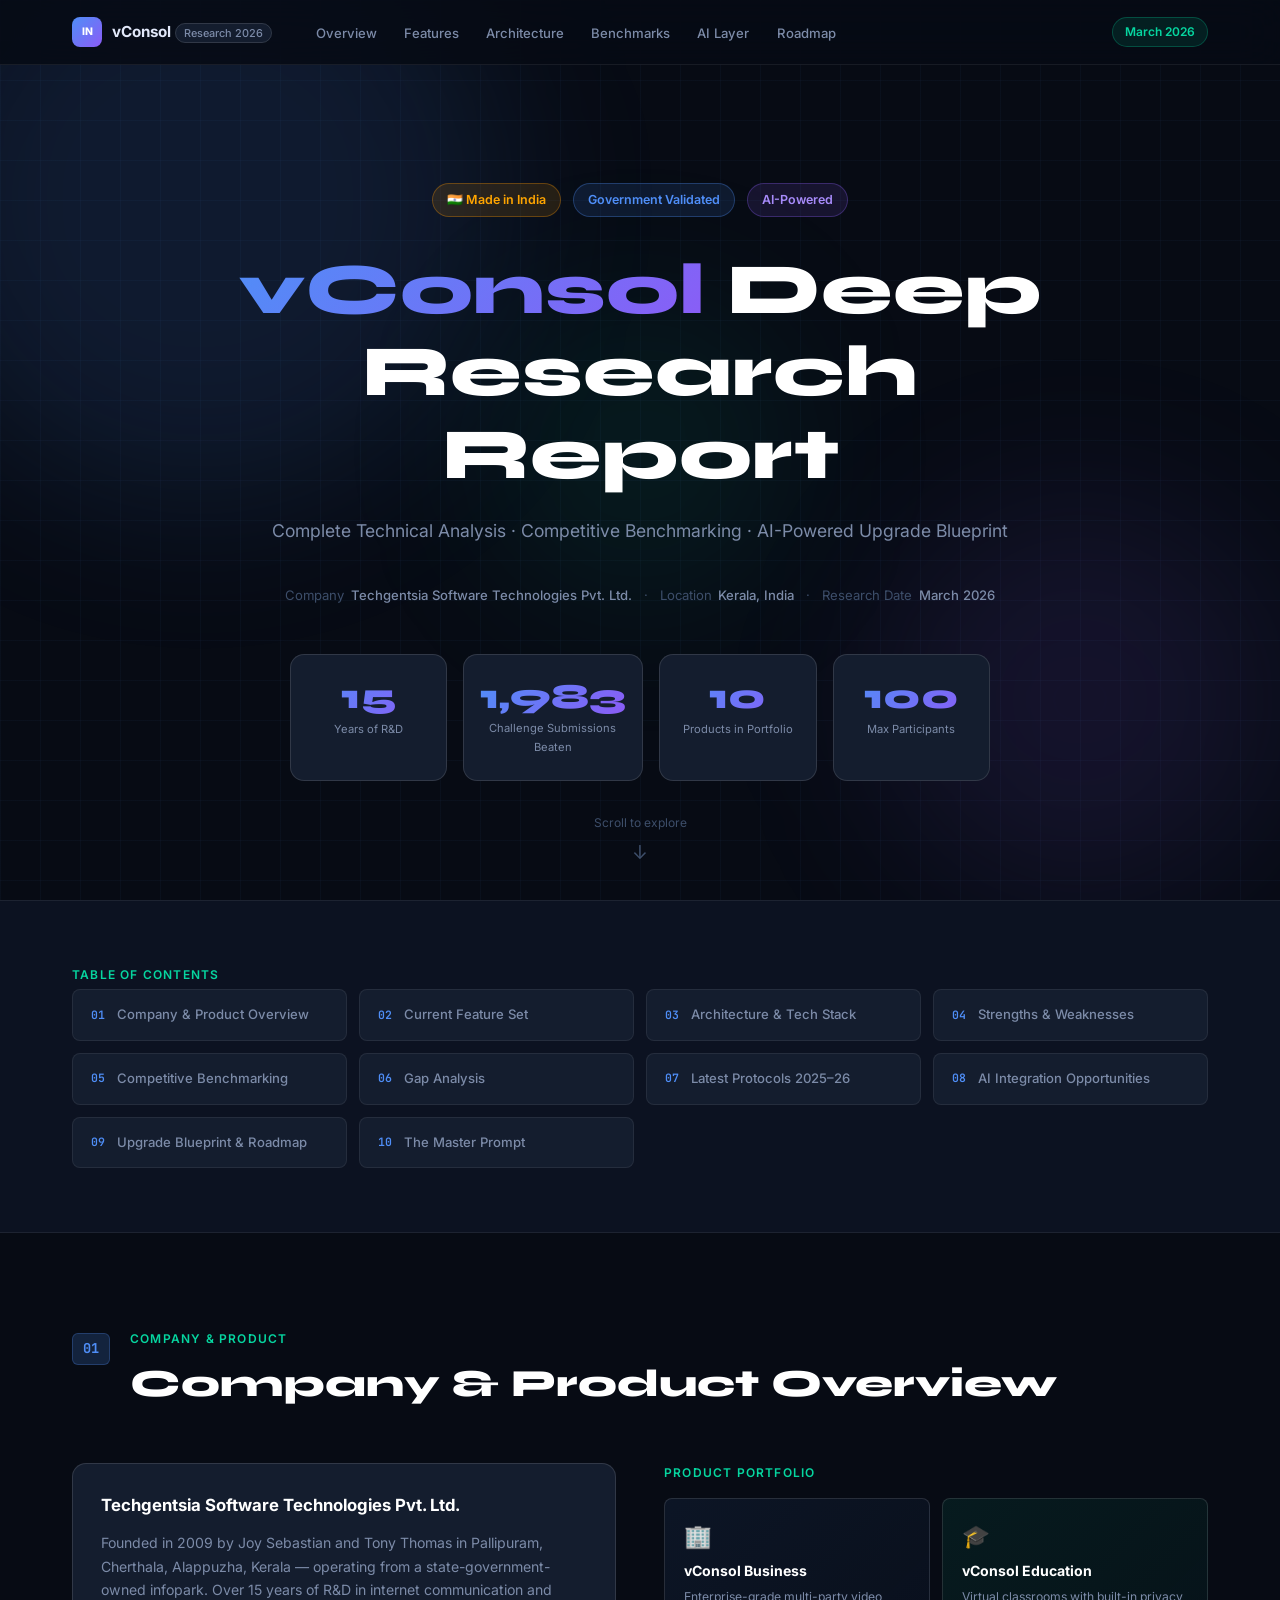
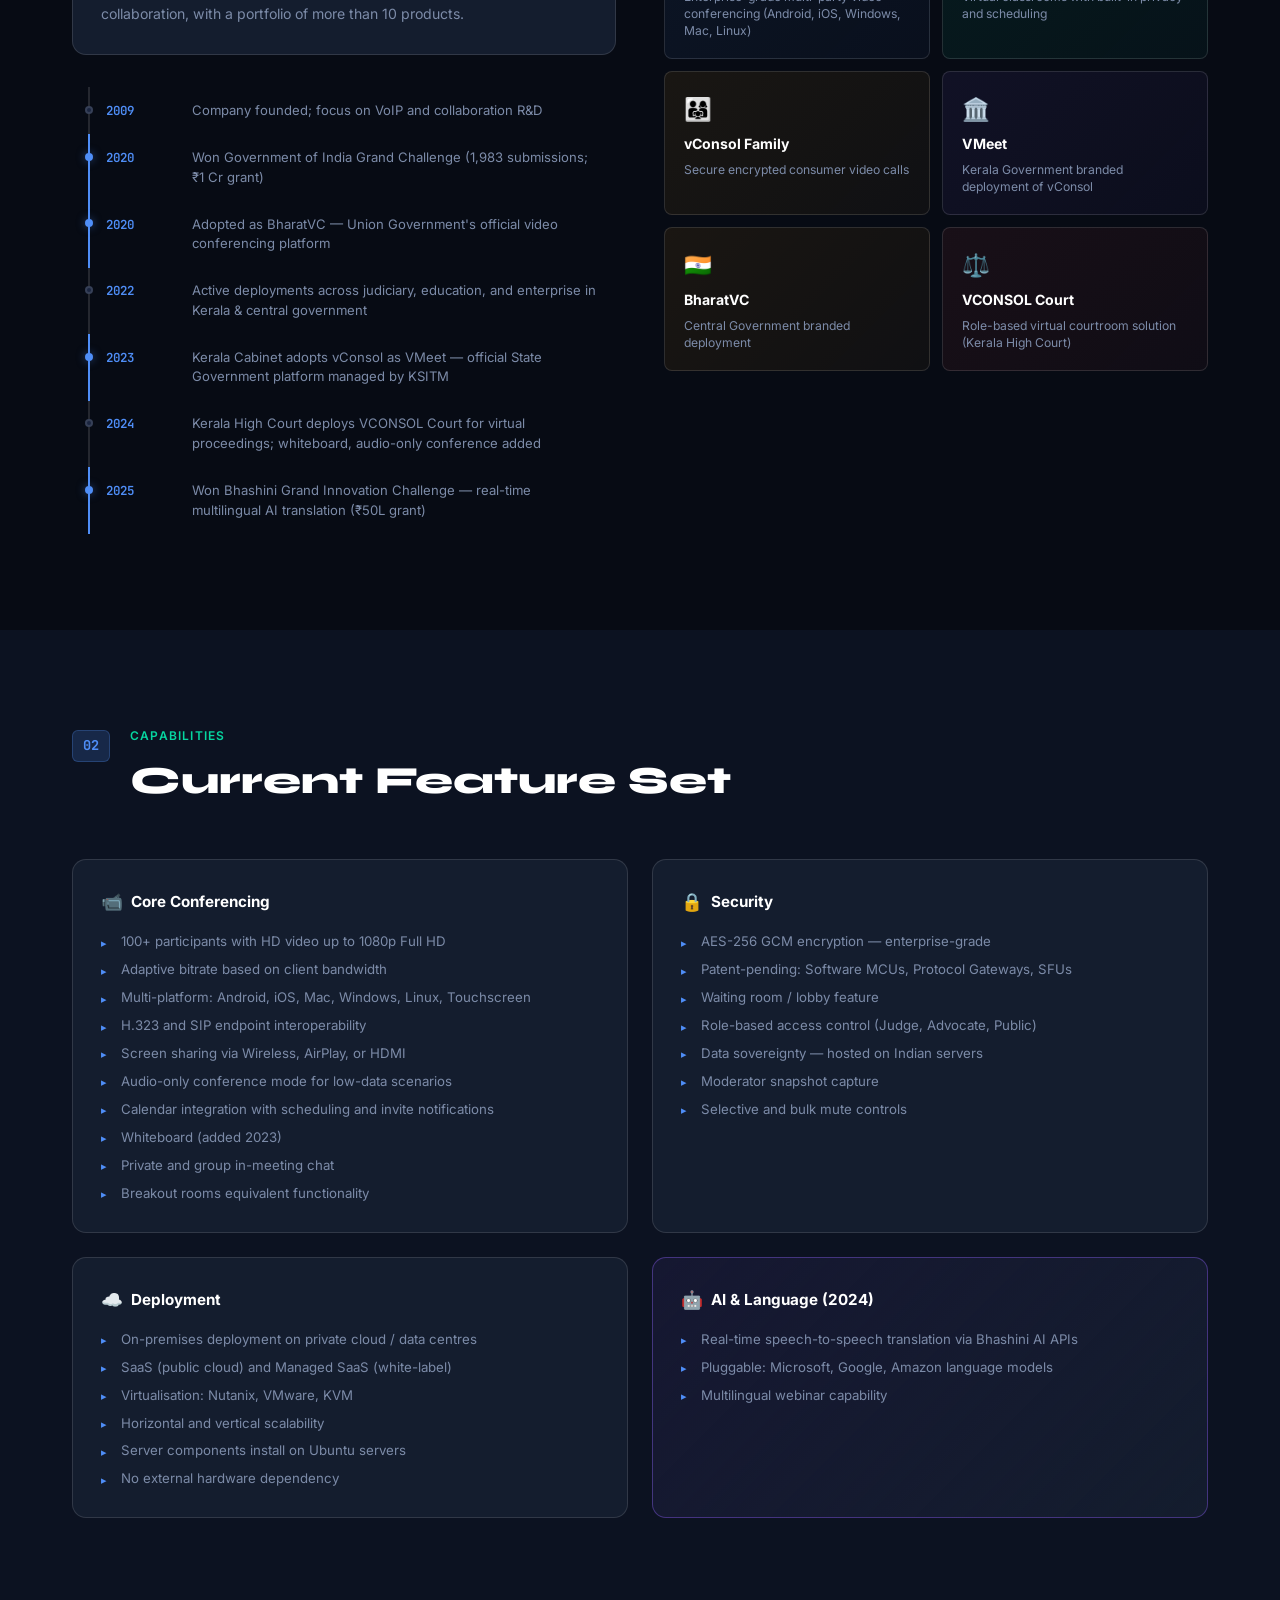
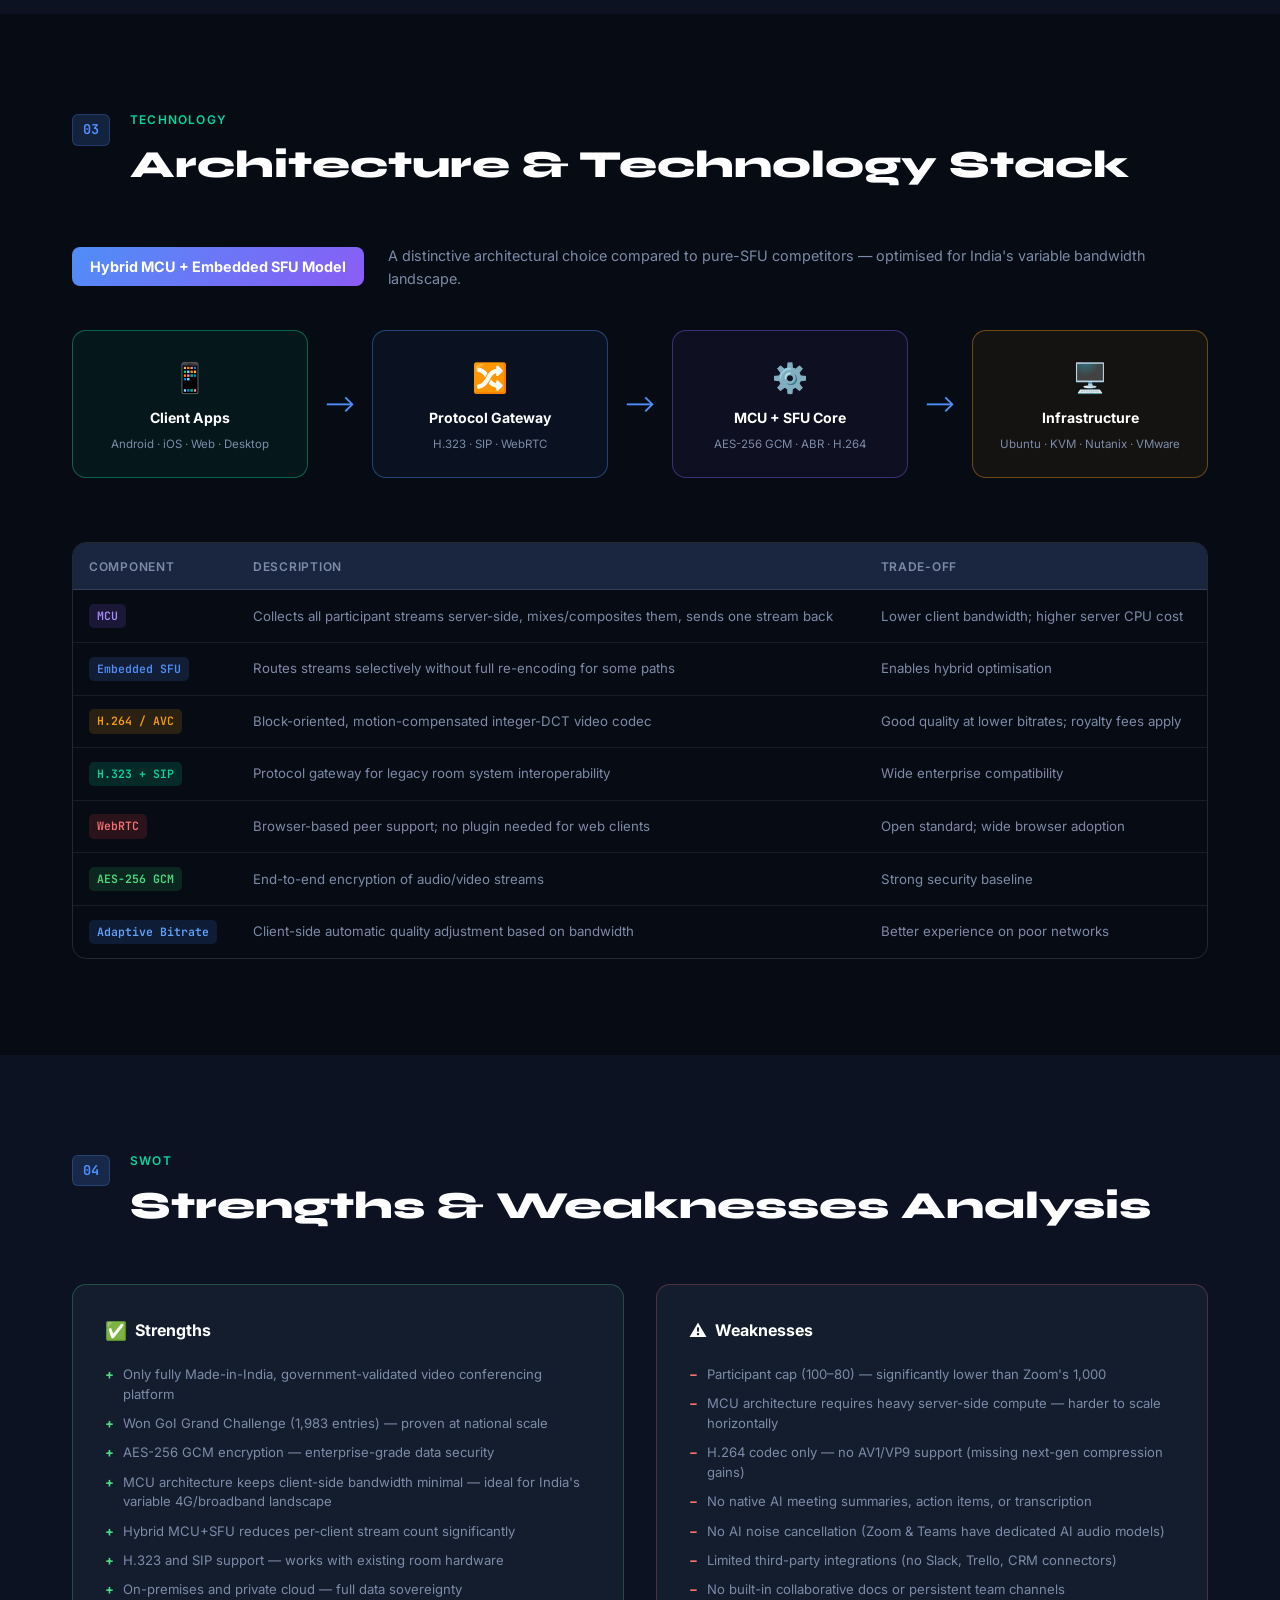
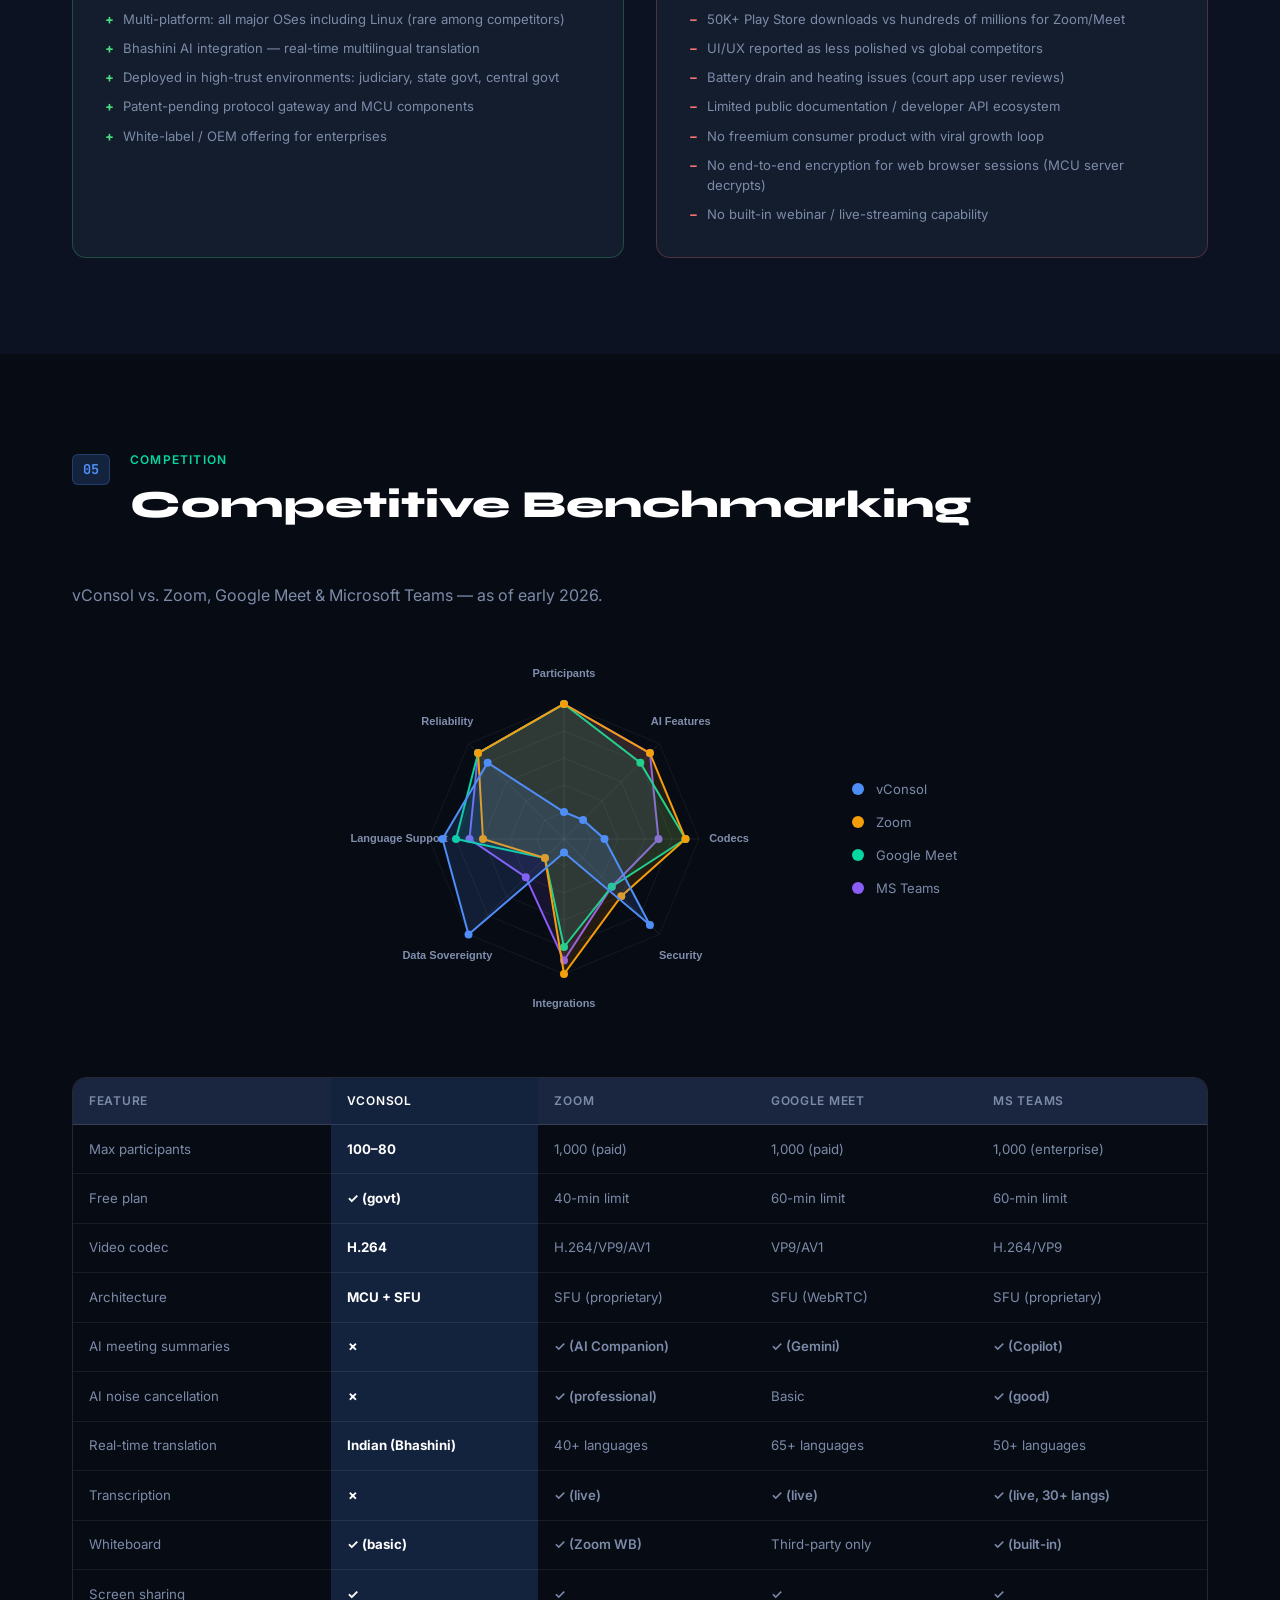
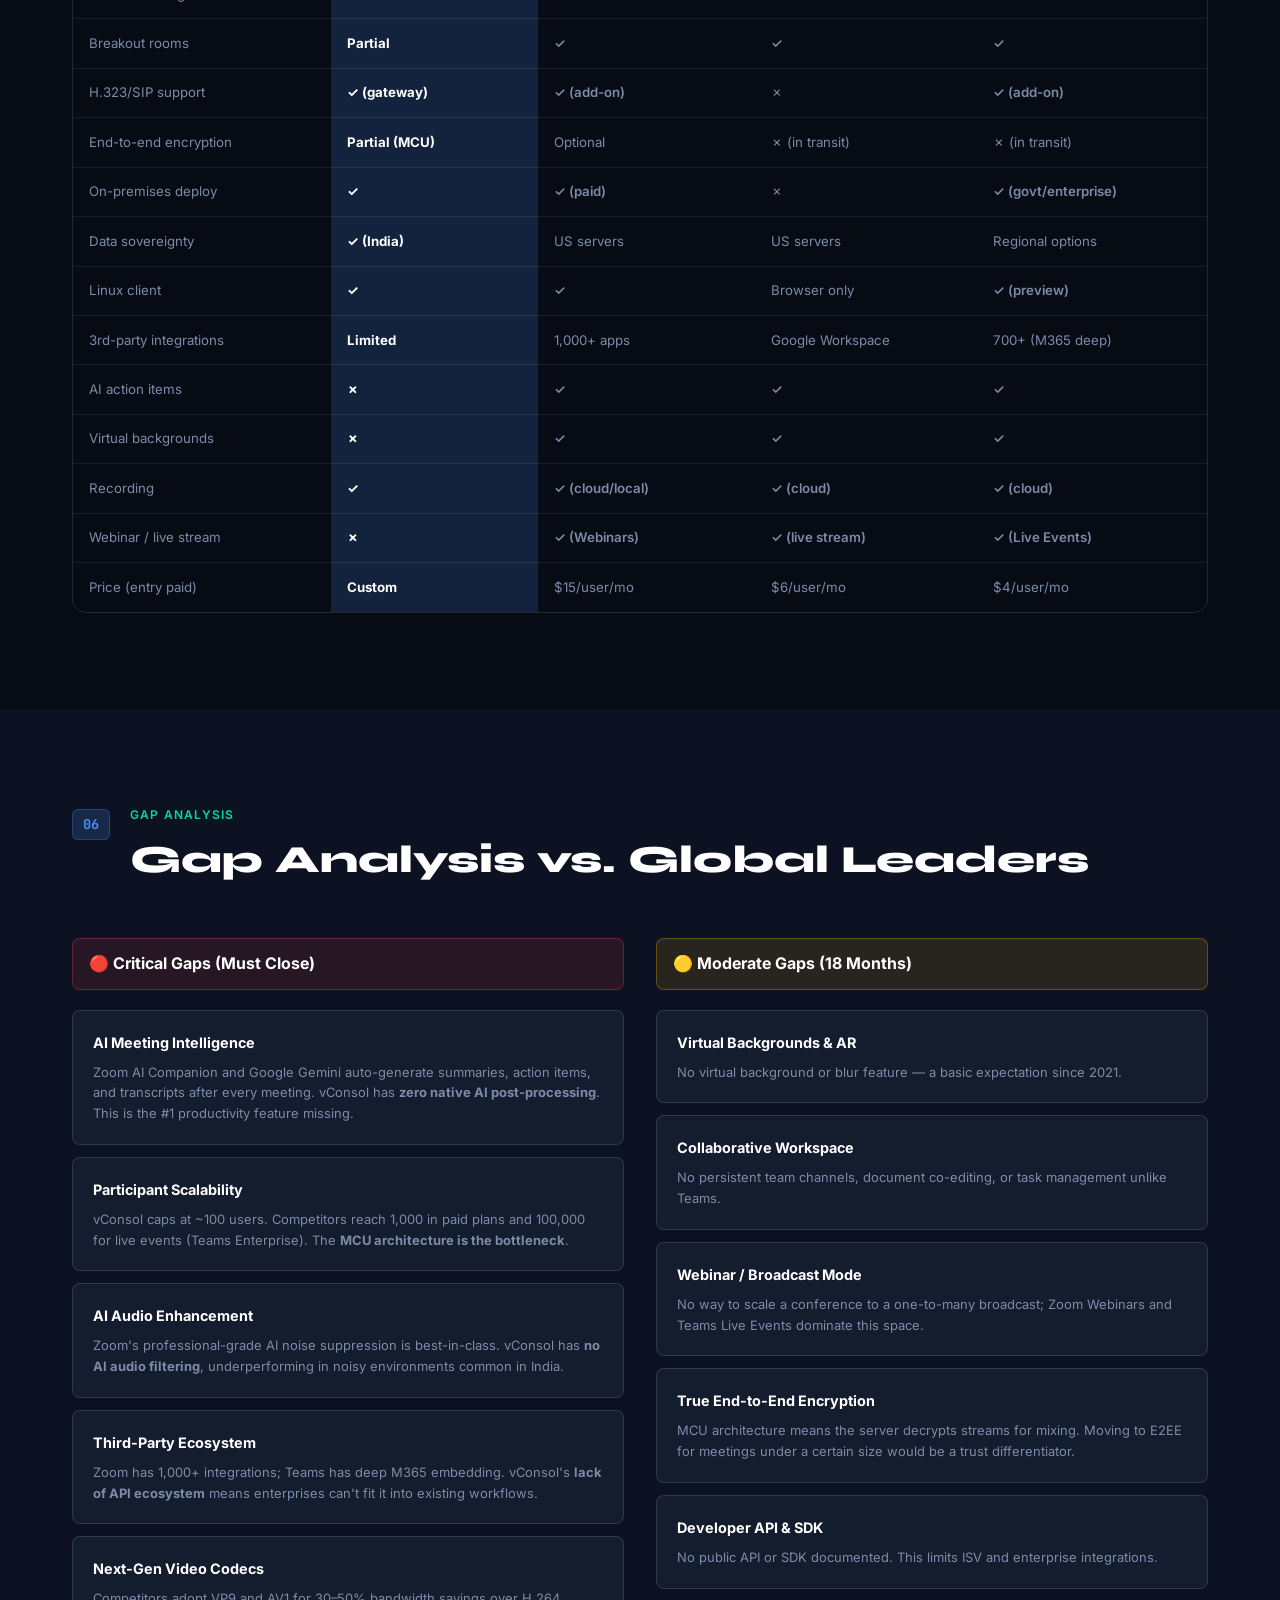
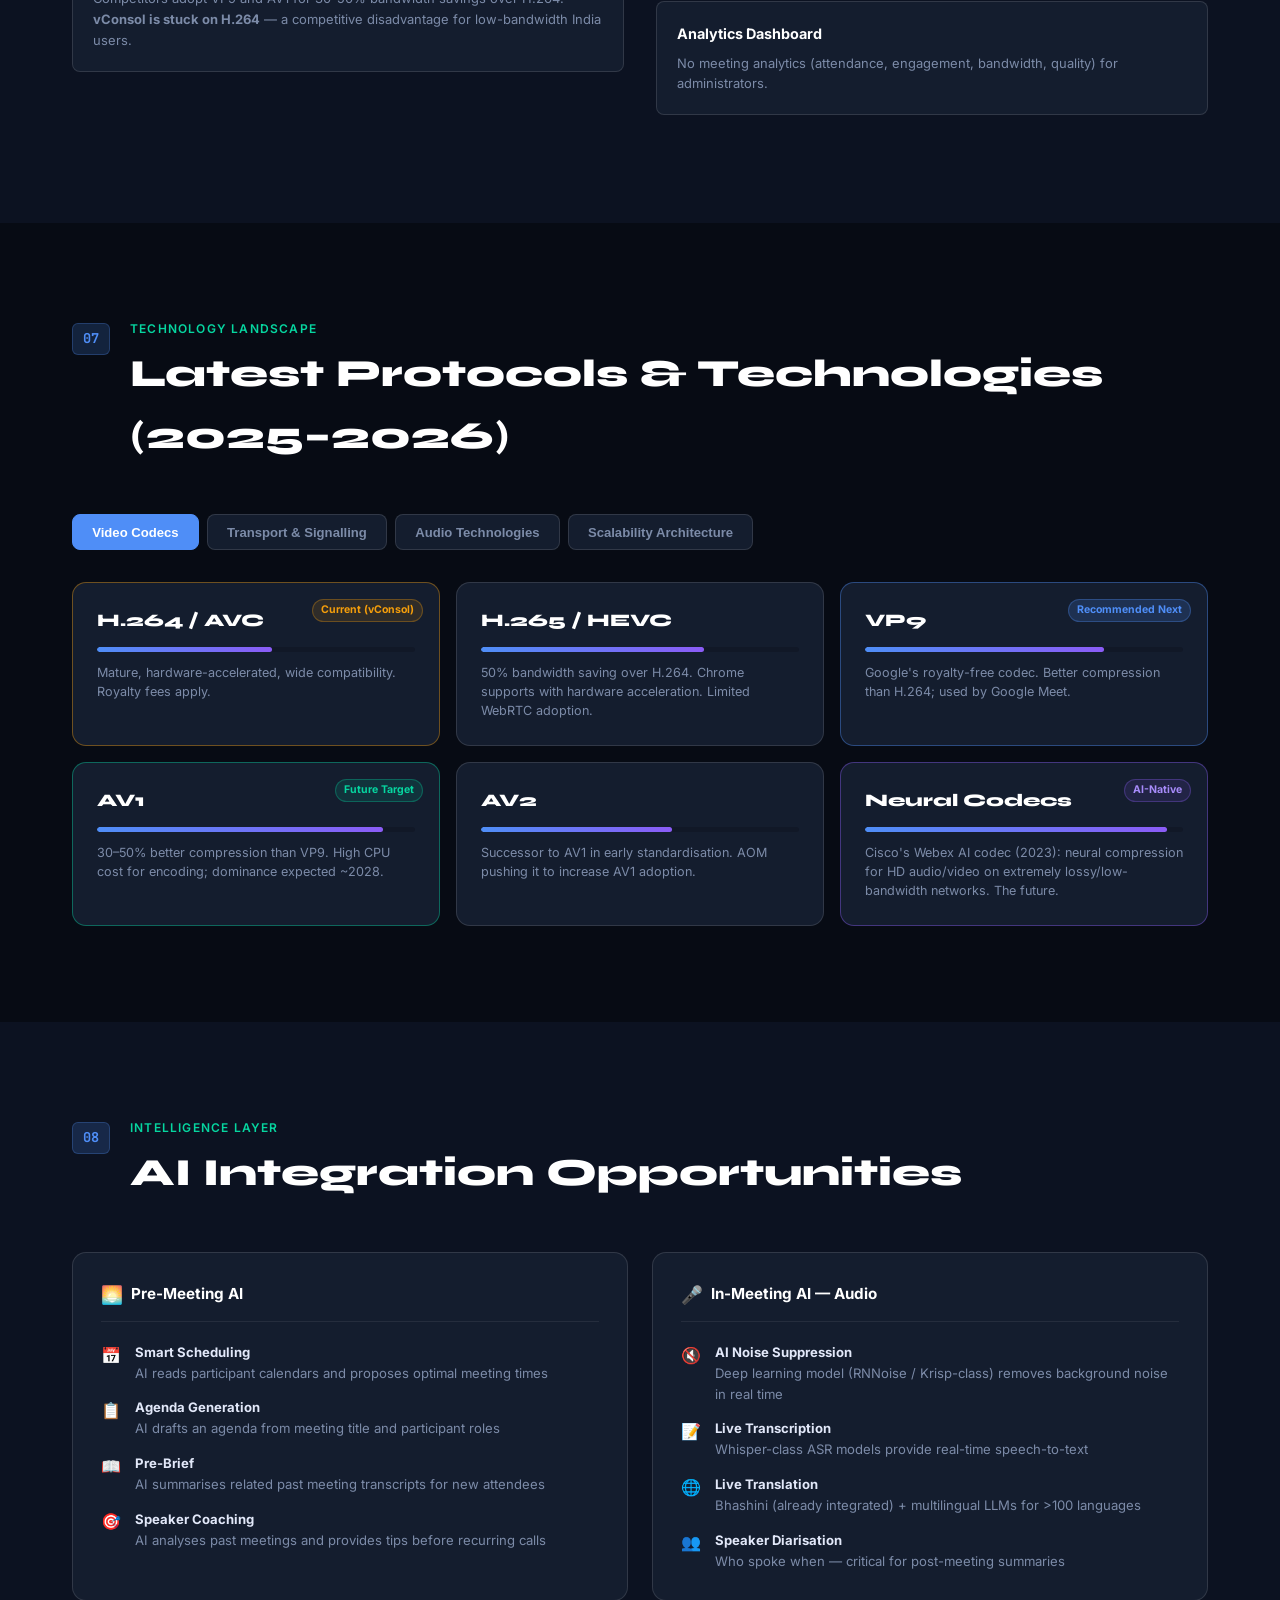
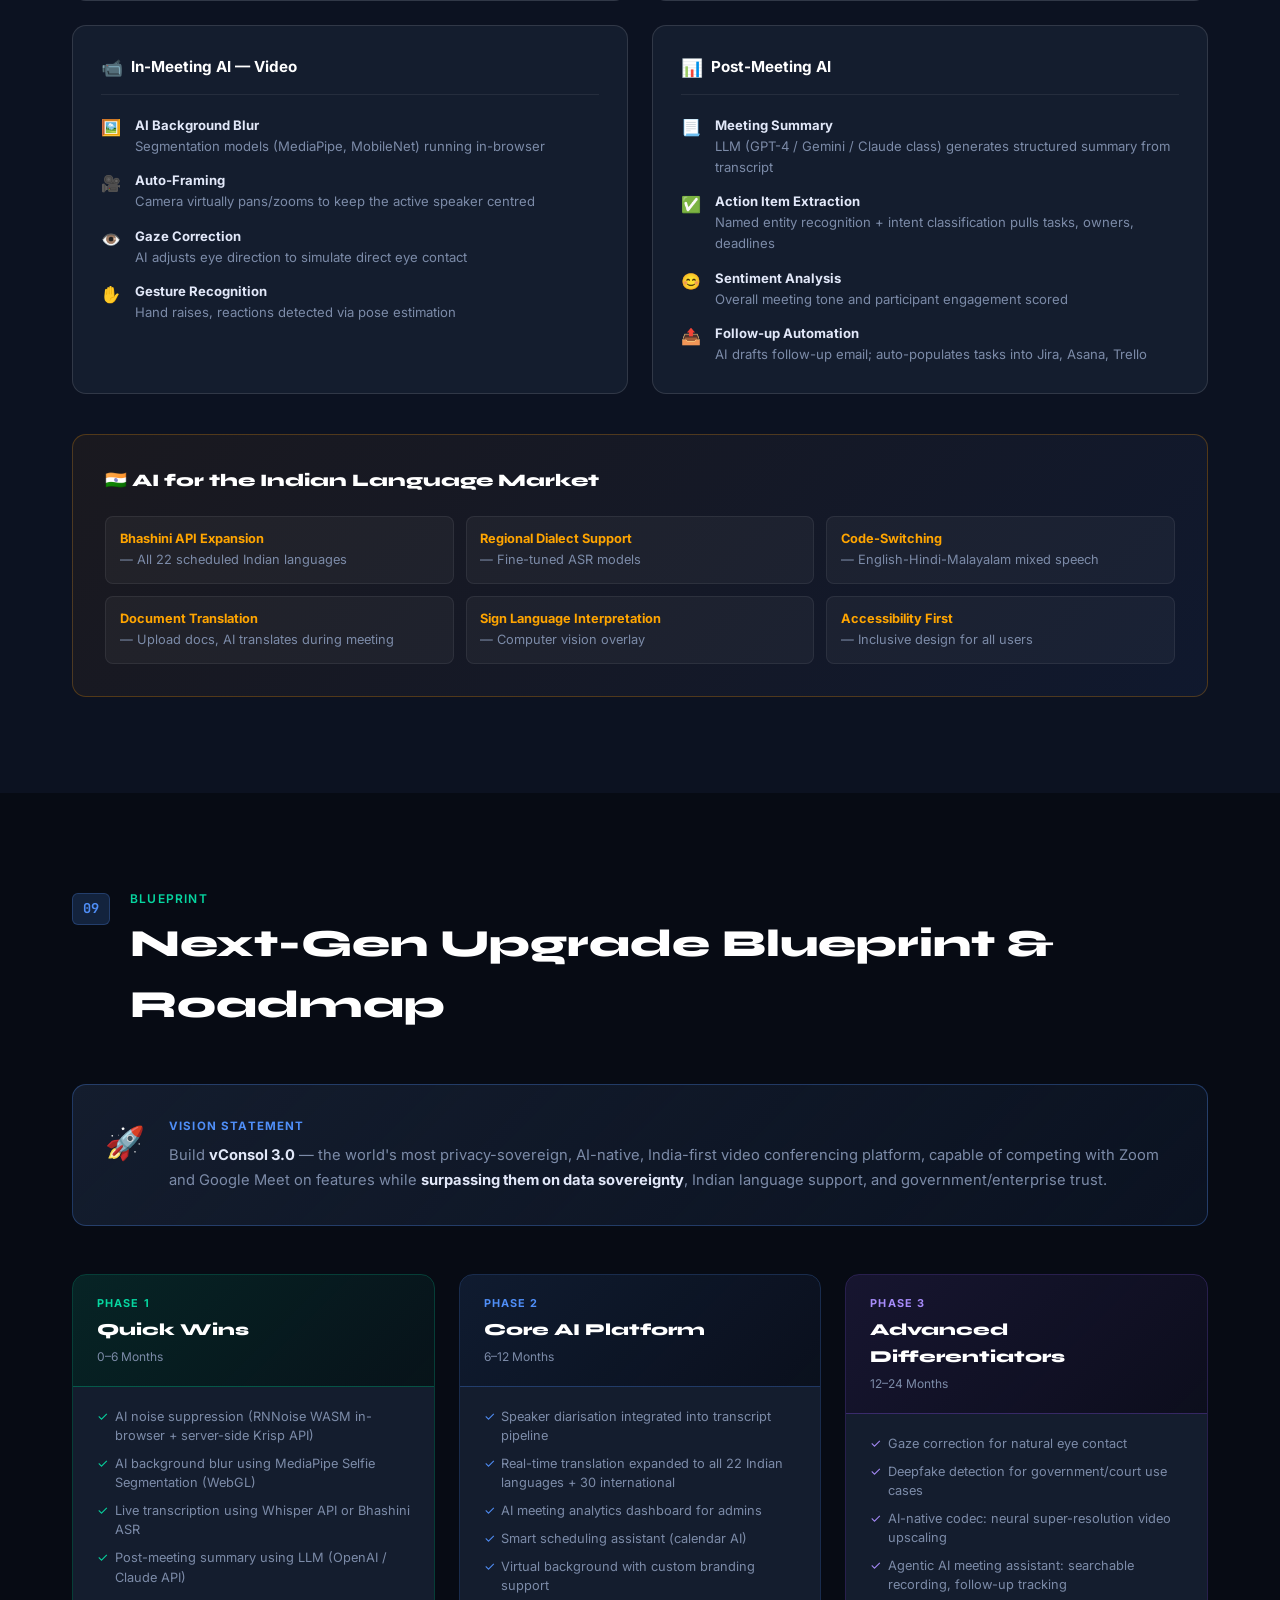
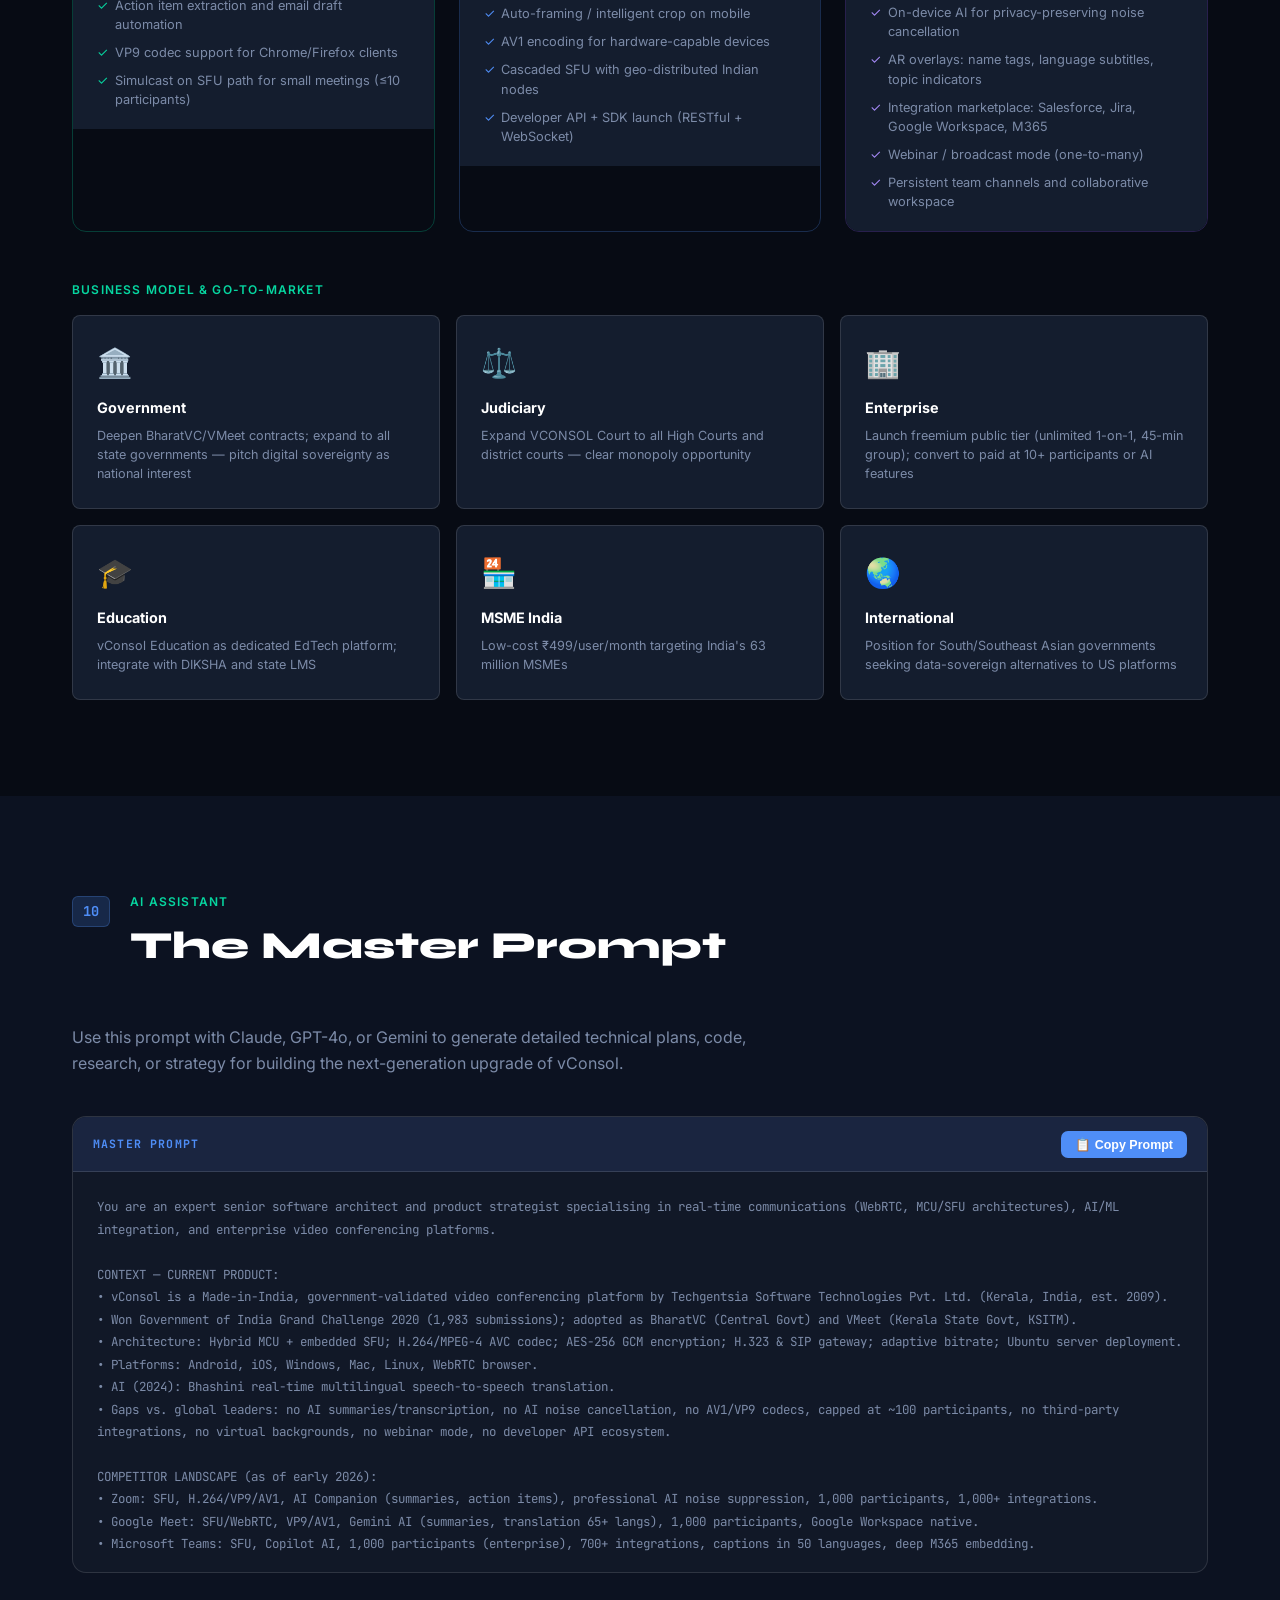
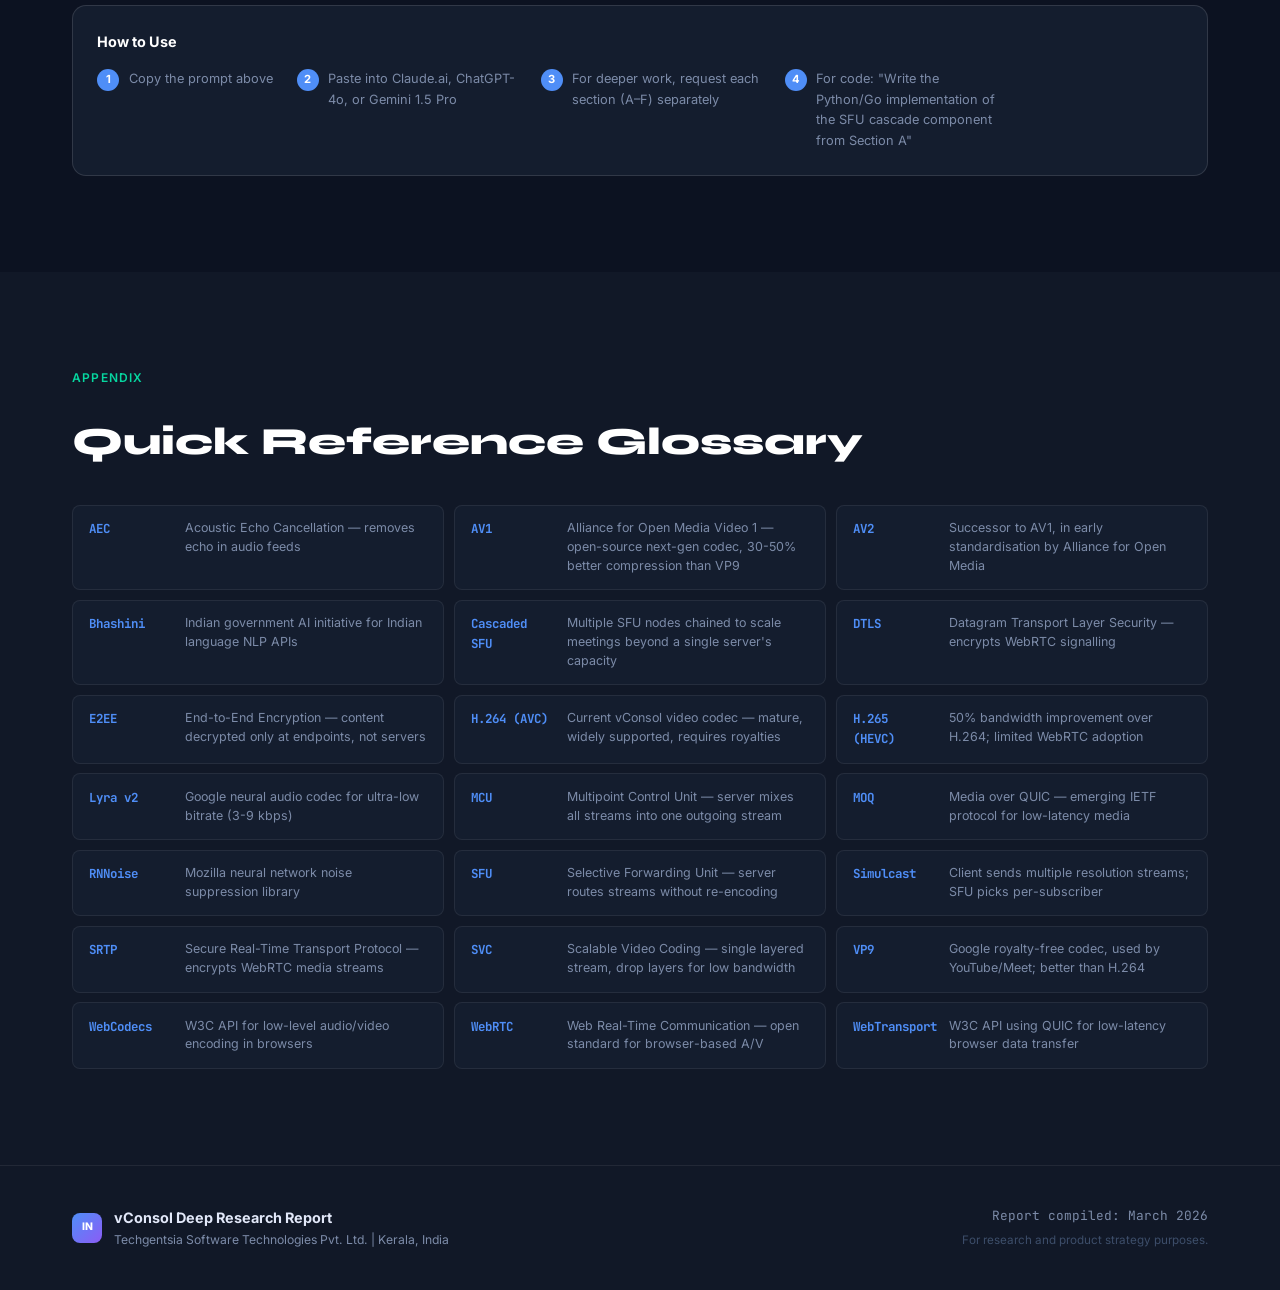
<file: vconsol-report/index.html>
<!DOCTYPE html>
<html lang="en">
<head>
  <meta charset="UTF-8" />
  <meta name="viewport" content="width=device-width, initial-scale=1.0"/>
  <title>vConsol Deep Research Report 2026 | Techgentsia</title>
  <meta name="description" content="Complete Technical Analysis, Competitive Benchmarking & AI-Powered Upgrade Blueprint for vConsol by Techgentsia Software Technologies Pvt. Ltd." />
  <link rel="preconnect" href="https://fonts.googleapis.com" />
  <link rel="preconnect" href="https://fonts.gstatic.com" crossorigin />
  <link href="https://fonts.googleapis.com/css2?family=Inter:wght@300;400;500;600;700;800;900&family=Syne:wght@700;800&family=JetBrains+Mono:wght@400;500&display=swap" rel="stylesheet" />
  <link rel="stylesheet" href="style.css" />
</head>
<body>

  <!-- ── NAVBAR ── -->
  <nav class="navbar" id="navbar">
    <div class="nav-inner">
      <div class="nav-brand">
        <div class="brand-badge">IN</div>
        <span>vConsol <span class="nav-tag">Research 2026</span></span>
      </div>
      <ul class="nav-links" id="navLinks">
        <li><a href="#overview" class="nav-link">Overview</a></li>
        <li><a href="#features" class="nav-link">Features</a></li>
        <li><a href="#architecture" class="nav-link">Architecture</a></li>
        <li><a href="#benchmarks" class="nav-link">Benchmarks</a></li>
        <li><a href="#ai" class="nav-link">AI Layer</a></li>
        <li><a href="#roadmap" class="nav-link">Roadmap</a></li>
      </ul>
      <div class="nav-pill">March 2026</div>
    </div>
  </nav>

  <!-- ── HERO ── -->
  <header class="hero">
    <div class="hero-grid-bg"></div>
    <div class="hero-glow g1"></div>
    <div class="hero-glow g2"></div>
    <div class="hero-glow g3"></div>
    <div class="hero-inner">
      <div class="hero-badge-row">
        <span class="badge badge-india">🇮🇳 Made in India</span>
        <span class="badge badge-gov">Government Validated</span>
        <span class="badge badge-ai">AI-Powered</span>
      </div>
      <h1 class="hero-title">
        <span class="title-accent">vConsol</span>
        Deep Research Report
      </h1>
      <p class="hero-subtitle">Complete Technical Analysis · Competitive Benchmarking · AI-Powered Upgrade Blueprint</p>
      <div class="hero-meta">
        <div class="hero-meta-item"><span class="meta-label">Company</span><span class="meta-val">Techgentsia Software Technologies Pvt. Ltd.</span></div>
        <div class="hero-meta-sep">·</div>
        <div class="hero-meta-item"><span class="meta-label">Location</span><span class="meta-val">Kerala, India</span></div>
        <div class="hero-meta-sep">·</div>
        <div class="hero-meta-item"><span class="meta-label">Research Date</span><span class="meta-val">March 2026</span></div>
      </div>
      <div class="hero-stats">
        <div class="stat-card">
          <div class="stat-num" data-target="15">0</div>
          <div class="stat-label">Years of R&D</div>
        </div>
        <div class="stat-card">
          <div class="stat-num" data-target="1983">0</div>
          <div class="stat-label">Challenge Submissions Beaten</div>
        </div>
        <div class="stat-card">
          <div class="stat-num" data-target="10">0</div>
          <div class="stat-label">Products in Portfolio</div>
        </div>
        <div class="stat-card">
          <div class="stat-num" data-target="100">0</div>
          <div class="stat-label">Max Participants</div>
        </div>
      </div>
    </div>
    <div class="hero-scroll-hint">
      <span>Scroll to explore</span>
      <div class="scroll-arrow">↓</div>
    </div>
  </header>

  <!-- ── TOC ── -->
  <section class="toc-section">
    <div class="container">
      <div class="section-label">Table of Contents</div>
      <div class="toc-grid">
        <a href="#overview" class="toc-card"><span class="toc-num">01</span><span class="toc-title">Company & Product Overview</span></a>
        <a href="#features" class="toc-card"><span class="toc-num">02</span><span class="toc-title">Current Feature Set</span></a>
        <a href="#architecture" class="toc-card"><span class="toc-num">03</span><span class="toc-title">Architecture & Tech Stack</span></a>
        <a href="#strengths" class="toc-card"><span class="toc-num">04</span><span class="toc-title">Strengths & Weaknesses</span></a>
        <a href="#benchmarks" class="toc-card"><span class="toc-num">05</span><span class="toc-title">Competitive Benchmarking</span></a>
        <a href="#gaps" class="toc-card"><span class="toc-num">06</span><span class="toc-title">Gap Analysis</span></a>
        <a href="#protocols" class="toc-card"><span class="toc-num">07</span><span class="toc-title">Latest Protocols 2025–26</span></a>
        <a href="#ai" class="toc-card"><span class="toc-num">08</span><span class="toc-title">AI Integration Opportunities</span></a>
        <a href="#roadmap" class="toc-card"><span class="toc-num">09</span><span class="toc-title">Upgrade Blueprint & Roadmap</span></a>
        <a href="#prompt" class="toc-card"><span class="toc-num">10</span><span class="toc-title">The Master Prompt</span></a>
      </div>
    </div>
  </section>

  <!-- ── SECTION 1: COMPANY OVERVIEW ── -->
  <section class="content-section" id="overview">
    <div class="container">
      <div class="section-header">
        <span class="section-num">01</span>
        <div>
          <div class="section-label">Company & Product</div>
          <h2 class="section-title">Company & Product Overview</h2>
        </div>
      </div>
      <div class="two-col">
        <div>
          <div class="info-card">
            <h3 class="card-title">Techgentsia Software Technologies Pvt. Ltd.</h3>
            <p class="card-body">Founded in 2009 by Joy Sebastian and Tony Thomas in Pallipuram, Cherthala, Alappuzha, Kerala — operating from a state-government-owned infopark. Over 15 years of R&D in internet communication and collaboration, with a portfolio of more than 10 products.</p>
          </div>
          <div class="milestone-timeline">
            <div class="timeline-item">
              <div class="timeline-year">2009</div>
              <div class="timeline-content">Company founded; focus on VoIP and collaboration R&D</div>
            </div>
            <div class="timeline-item highlight">
              <div class="timeline-year">2020</div>
              <div class="timeline-content">Won Government of India Grand Challenge (1,983 submissions; ₹1 Cr grant)</div>
            </div>
            <div class="timeline-item highlight">
              <div class="timeline-year">2020</div>
              <div class="timeline-content">Adopted as BharatVC — Union Government's official video conferencing platform</div>
            </div>
            <div class="timeline-item">
              <div class="timeline-year">2022</div>
              <div class="timeline-content">Active deployments across judiciary, education, and enterprise in Kerala & central government</div>
            </div>
            <div class="timeline-item highlight">
              <div class="timeline-year">2023</div>
              <div class="timeline-content">Kerala Cabinet adopts vConsol as VMeet — official State Government platform managed by KSITM</div>
            </div>
            <div class="timeline-item">
              <div class="timeline-year">2024</div>
              <div class="timeline-content">Kerala High Court deploys VCONSOL Court for virtual proceedings; whiteboard, audio-only conference added</div>
            </div>
            <div class="timeline-item highlight">
              <div class="timeline-year">2025</div>
              <div class="timeline-content">Won Bhashini Grand Innovation Challenge — real-time multilingual AI translation (₹50L grant)</div>
            </div>
          </div>
        </div>
        <div>
          <div class="section-label" style="margin-bottom:1rem;">Product Portfolio</div>
          <div class="product-cards">
            <div class="product-card pc-enterprise">
              <div class="pc-icon">🏢</div>
              <div class="pc-name">vConsol Business</div>
              <div class="pc-desc">Enterprise-grade multi-party video conferencing (Android, iOS, Windows, Mac, Linux)</div>
            </div>
            <div class="product-card pc-edu">
              <div class="pc-icon">🎓</div>
              <div class="pc-name">vConsol Education</div>
              <div class="pc-desc">Virtual classrooms with built-in privacy and scheduling</div>
            </div>
            <div class="product-card pc-family">
              <div class="pc-icon">👨‍👩‍👧</div>
              <div class="pc-name">vConsol Family</div>
              <div class="pc-desc">Secure encrypted consumer video calls</div>
            </div>
            <div class="product-card pc-gov">
              <div class="pc-icon">🏛️</div>
              <div class="pc-name">VMeet</div>
              <div class="pc-desc">Kerala Government branded deployment of vConsol</div>
            </div>
            <div class="product-card pc-bharat">
              <div class="pc-icon">🇮🇳</div>
              <div class="pc-name">BharatVC</div>
              <div class="pc-desc">Central Government branded deployment</div>
            </div>
            <div class="product-card pc-court">
              <div class="pc-icon">⚖️</div>
              <div class="pc-name">VCONSOL Court</div>
              <div class="pc-desc">Role-based virtual courtroom solution (Kerala High Court)</div>
            </div>
          </div>
        </div>
      </div>
    </div>
  </section>

  <!-- ── SECTION 2: FEATURES ── -->
  <section class="content-section alt-bg" id="features">
    <div class="container">
      <div class="section-header">
        <span class="section-num">02</span>
        <div>
          <div class="section-label">Capabilities</div>
          <h2 class="section-title">Current Feature Set</h2>
        </div>
      </div>
      <div class="features-grid">
        <div class="feature-group">
          <div class="fg-header"><span class="fg-icon">📹</span> Core Conferencing</div>
          <ul class="feature-list">
            <li>100+ participants with HD video up to 1080p Full HD</li>
            <li>Adaptive bitrate based on client bandwidth</li>
            <li>Multi-platform: Android, iOS, Mac, Windows, Linux, Touchscreen</li>
            <li>H.323 and SIP endpoint interoperability</li>
            <li>Screen sharing via Wireless, AirPlay, or HDMI</li>
            <li>Audio-only conference mode for low-data scenarios</li>
            <li>Calendar integration with scheduling and invite notifications</li>
            <li>Whiteboard (added 2023)</li>
            <li>Private and group in-meeting chat</li>
            <li>Breakout rooms equivalent functionality</li>
          </ul>
        </div>
        <div class="feature-group">
          <div class="fg-header"><span class="fg-icon">🔒</span> Security</div>
          <ul class="feature-list">
            <li>AES-256 GCM encryption — enterprise-grade</li>
            <li>Patent-pending: Software MCUs, Protocol Gateways, SFUs</li>
            <li>Waiting room / lobby feature</li>
            <li>Role-based access control (Judge, Advocate, Public)</li>
            <li>Data sovereignty — hosted on Indian servers</li>
            <li>Moderator snapshot capture</li>
            <li>Selective and bulk mute controls</li>
          </ul>
        </div>
        <div class="feature-group">
          <div class="fg-header"><span class="fg-icon">☁️</span> Deployment</div>
          <ul class="feature-list">
            <li>On-premises deployment on private cloud / data centres</li>
            <li>SaaS (public cloud) and Managed SaaS (white-label)</li>
            <li>Virtualisation: Nutanix, VMware, KVM</li>
            <li>Horizontal and vertical scalability</li>
            <li>Server components install on Ubuntu servers</li>
            <li>No external hardware dependency</li>
          </ul>
        </div>
        <div class="feature-group ai-feature-group">
          <div class="fg-header"><span class="fg-icon">🤖</span> AI & Language (2024)</div>
          <ul class="feature-list">
            <li>Real-time speech-to-speech translation via Bhashini AI APIs</li>
            <li>Pluggable: Microsoft, Google, Amazon language models</li>
            <li>Multilingual webinar capability</li>
          </ul>
        </div>
      </div>
    </div>
  </section>

  <!-- ── SECTION 3: ARCHITECTURE ── -->
  <section class="content-section" id="architecture">
    <div class="container">
      <div class="section-header">
        <span class="section-num">03</span>
        <div>
          <div class="section-label">Technology</div>
          <h2 class="section-title">Architecture & Technology Stack</h2>
        </div>
      </div>
      <div class="arch-intro">
        <div class="arch-badge">Hybrid MCU + Embedded SFU Model</div>
        <p>A distinctive architectural choice compared to pure-SFU competitors — optimised for India's variable bandwidth landscape.</p>
      </div>
      <div class="arch-diagram">
        <div class="arch-node client">
          <div class="arch-node-icon">📱</div>
          <div class="arch-node-label">Client Apps</div>
          <div class="arch-node-sub">Android · iOS · Web · Desktop</div>
        </div>
        <div class="arch-arrow">⟶</div>
        <div class="arch-node gateway">
          <div class="arch-node-icon">🔀</div>
          <div class="arch-node-label">Protocol Gateway</div>
          <div class="arch-node-sub">H.323 · SIP · WebRTC</div>
        </div>
        <div class="arch-arrow">⟶</div>
        <div class="arch-node core">
          <div class="arch-node-icon">⚙️</div>
          <div class="arch-node-label">MCU + SFU Core</div>
          <div class="arch-node-sub">AES-256 GCM · ABR · H.264</div>
        </div>
        <div class="arch-arrow">⟶</div>
        <div class="arch-node infra">
          <div class="arch-node-icon">🖥️</div>
          <div class="arch-node-label">Infrastructure</div>
          <div class="arch-node-sub">Ubuntu · KVM · Nutanix · VMware</div>
        </div>
      </div>
      <div class="table-wrapper">
        <table class="data-table">
          <thead>
            <tr>
              <th>Component</th>
              <th>Description</th>
              <th>Trade-off</th>
            </tr>
          </thead>
          <tbody>
            <tr>
              <td><span class="tag tag-mcu">MCU</span></td>
              <td>Collects all participant streams server-side, mixes/composites them, sends one stream back</td>
              <td>Lower client bandwidth; higher server CPU cost</td>
            </tr>
            <tr>
              <td><span class="tag tag-sfu">Embedded SFU</span></td>
              <td>Routes streams selectively without full re-encoding for some paths</td>
              <td>Enables hybrid optimisation</td>
            </tr>
            <tr>
              <td><span class="tag tag-codec">H.264 / AVC</span></td>
              <td>Block-oriented, motion-compensated integer-DCT video codec</td>
              <td>Good quality at lower bitrates; royalty fees apply</td>
            </tr>
            <tr>
              <td><span class="tag tag-proto">H.323 + SIP</span></td>
              <td>Protocol gateway for legacy room system interoperability</td>
              <td>Wide enterprise compatibility</td>
            </tr>
            <tr>
              <td><span class="tag tag-webrtc">WebRTC</span></td>
              <td>Browser-based peer support; no plugin needed for web clients</td>
              <td>Open standard; wide browser adoption</td>
            </tr>
            <tr>
              <td><span class="tag tag-sec">AES-256 GCM</span></td>
              <td>End-to-end encryption of audio/video streams</td>
              <td>Strong security baseline</td>
            </tr>
            <tr>
              <td><span class="tag tag-abr">Adaptive Bitrate</span></td>
              <td>Client-side automatic quality adjustment based on bandwidth</td>
              <td>Better experience on poor networks</td>
            </tr>
          </tbody>
        </table>
      </div>
    </div>
  </section>

  <!-- ── SECTION 4: STRENGTHS & WEAKNESSES ── -->
  <section class="content-section alt-bg" id="strengths">
    <div class="container">
      <div class="section-header">
        <span class="section-num">04</span>
        <div>
          <div class="section-label">SWOT</div>
          <h2 class="section-title">Strengths & Weaknesses Analysis</h2>
        </div>
      </div>
      <div class="sw-grid">
        <div class="sw-col strengths-col">
          <div class="sw-col-header">
            <span class="sw-icon">✅</span> Strengths
          </div>
          <ul class="sw-list">
            <li>Only fully Made-in-India, government-validated video conferencing platform</li>
            <li>Won GoI Grand Challenge (1,983 entries) — proven at national scale</li>
            <li>AES-256 GCM encryption — enterprise-grade data security</li>
            <li>MCU architecture keeps client-side bandwidth minimal — ideal for India's variable 4G/broadband landscape</li>
            <li>Hybrid MCU+SFU reduces per-client stream count significantly</li>
            <li>H.323 and SIP support — works with existing room hardware</li>
            <li>On-premises and private cloud — full data sovereignty</li>
            <li>Multi-platform: all major OSes including Linux (rare among competitors)</li>
            <li>Bhashini AI integration — real-time multilingual translation</li>
            <li>Deployed in high-trust environments: judiciary, state govt, central govt</li>
            <li>Patent-pending protocol gateway and MCU components</li>
            <li>White-label / OEM offering for enterprises</li>
          </ul>
        </div>
        <div class="sw-col weaknesses-col">
          <div class="sw-col-header">
            <span class="sw-icon">⚠️</span> Weaknesses
          </div>
          <ul class="sw-list">
            <li>Participant cap (100–80) — significantly lower than Zoom's 1,000</li>
            <li>MCU architecture requires heavy server-side compute — harder to scale horizontally</li>
            <li>H.264 codec only — no AV1/VP9 support (missing next-gen compression gains)</li>
            <li>No native AI meeting summaries, action items, or transcription</li>
            <li>No AI noise cancellation (Zoom & Teams have dedicated AI audio models)</li>
            <li>Limited third-party integrations (no Slack, Trello, CRM connectors)</li>
            <li>No built-in collaborative docs or persistent team channels</li>
            <li>50K+ Play Store downloads vs hundreds of millions for Zoom/Meet</li>
            <li>UI/UX reported as less polished vs global competitors</li>
            <li>Battery drain and heating issues (court app user reviews)</li>
            <li>Limited public documentation / developer API ecosystem</li>
            <li>No freemium consumer product with viral growth loop</li>
            <li>No end-to-end encryption for web browser sessions (MCU server decrypts)</li>
            <li>No built-in webinar / live-streaming capability</li>
          </ul>
        </div>
      </div>
    </div>
  </section>

  <!-- ── SECTION 5: BENCHMARKS ── -->
  <section class="content-section" id="benchmarks">
    <div class="container">
      <div class="section-header">
        <span class="section-num">05</span>
        <div>
          <div class="section-label">Competition</div>
          <h2 class="section-title">Competitive Benchmarking</h2>
        </div>
      </div>
      <p class="section-intro">vConsol vs. Zoom, Google Meet & Microsoft Teams — as of early 2026.</p>

      <!-- Radar Chart -->
      <div class="chart-area">
        <canvas id="radarChart" width="480" height="380"></canvas>
        <div class="chart-legend" id="chartLegend"></div>
      </div>

      <div class="table-wrapper">
        <table class="data-table bench-table">
          <thead>
            <tr>
              <th>Feature</th>
              <th class="vconsol-col">vConsol</th>
              <th>Zoom</th>
              <th>Google Meet</th>
              <th>MS Teams</th>
            </tr>
          </thead>
          <tbody id="benchTableBody">
          </tbody>
        </table>
      </div>
    </div>
  </section>

  <!-- ── SECTION 6: GAP ANALYSIS ── -->
  <section class="content-section alt-bg" id="gaps">
    <div class="container">
      <div class="section-header">
        <span class="section-num">06</span>
        <div>
          <div class="section-label">Gap Analysis</div>
          <h2 class="section-title">Gap Analysis vs. Global Leaders</h2>
        </div>
      </div>
      <div class="gaps-grid">
        <div class="gap-col">
          <div class="gap-priority critical">🔴 Critical Gaps (Must Close)</div>
          <div class="gap-card">
            <div class="gap-title">AI Meeting Intelligence</div>
            <p>Zoom AI Companion and Google Gemini auto-generate summaries, action items, and transcripts after every meeting. vConsol has <strong>zero native AI post-processing</strong>. This is the #1 productivity feature missing.</p>
          </div>
          <div class="gap-card">
            <div class="gap-title">Participant Scalability</div>
            <p>vConsol caps at ~100 users. Competitors reach 1,000 in paid plans and 100,000 for live events (Teams Enterprise). The <strong>MCU architecture is the bottleneck</strong>.</p>
          </div>
          <div class="gap-card">
            <div class="gap-title">AI Audio Enhancement</div>
            <p>Zoom's professional-grade AI noise suppression is best-in-class. vConsol has <strong>no AI audio filtering</strong>, underperforming in noisy environments common in India.</p>
          </div>
          <div class="gap-card">
            <div class="gap-title">Third-Party Ecosystem</div>
            <p>Zoom has 1,000+ integrations; Teams has deep M365 embedding. vConsol's <strong>lack of API ecosystem</strong> means enterprises can't fit it into existing workflows.</p>
          </div>
          <div class="gap-card">
            <div class="gap-title">Next-Gen Video Codecs</div>
            <p>Competitors adopt VP9 and AV1 for 30–50% bandwidth savings over H.264. <strong>vConsol is stuck on H.264</strong> — a competitive disadvantage for low-bandwidth India users.</p>
          </div>
        </div>
        <div class="gap-col">
          <div class="gap-priority moderate">🟡 Moderate Gaps (18 Months)</div>
          <div class="gap-card">
            <div class="gap-title">Virtual Backgrounds & AR</div>
            <p>No virtual background or blur feature — a basic expectation since 2021.</p>
          </div>
          <div class="gap-card">
            <div class="gap-title">Collaborative Workspace</div>
            <p>No persistent team channels, document co-editing, or task management unlike Teams.</p>
          </div>
          <div class="gap-card">
            <div class="gap-title">Webinar / Broadcast Mode</div>
            <p>No way to scale a conference to a one-to-many broadcast; Zoom Webinars and Teams Live Events dominate this space.</p>
          </div>
          <div class="gap-card">
            <div class="gap-title">True End-to-End Encryption</div>
            <p>MCU architecture means the server decrypts streams for mixing. Moving to E2EE for meetings under a certain size would be a trust differentiator.</p>
          </div>
          <div class="gap-card">
            <div class="gap-title">Developer API & SDK</div>
            <p>No public API or SDK documented. This limits ISV and enterprise integrations.</p>
          </div>
          <div class="gap-card">
            <div class="gap-title">Analytics Dashboard</div>
            <p>No meeting analytics (attendance, engagement, bandwidth, quality) for administrators.</p>
          </div>
        </div>
      </div>
    </div>
  </section>

  <!-- ── SECTION 7: PROTOCOLS ── -->
  <section class="content-section" id="protocols">
    <div class="container">
      <div class="section-header">
        <span class="section-num">07</span>
        <div>
          <div class="section-label">Technology Landscape</div>
          <h2 class="section-title">Latest Protocols & Technologies (2025–2026)</h2>
        </div>
      </div>
      <div class="proto-tabs">
        <button class="proto-tab active" data-tab="codecs">Video Codecs</button>
        <button class="proto-tab" data-tab="transport">Transport & Signalling</button>
        <button class="proto-tab" data-tab="audio">Audio Technologies</button>
        <button class="proto-tab" data-tab="scale">Scalability Architecture</button>
      </div>
      <div class="proto-content active" id="tab-codecs">
        <div class="codec-grid">
          <div class="codec-card current">
            <div class="codec-badge">Current (vConsol)</div>
            <div class="codec-name">H.264 / AVC</div>
            <div class="codec-bar"><div class="codec-fill" style="width:55%"></div></div>
            <p>Mature, hardware-accelerated, wide compatibility. Royalty fees apply.</p>
          </div>
          <div class="codec-card">
            <div class="codec-name">H.265 / HEVC</div>
            <div class="codec-bar"><div class="codec-fill" style="width:70%"></div></div>
            <p>50% bandwidth saving over H.264. Chrome supports with hardware acceleration. Limited WebRTC adoption.</p>
          </div>
          <div class="codec-card recommended">
            <div class="codec-badge">Recommended Next</div>
            <div class="codec-name">VP9</div>
            <div class="codec-bar"><div class="codec-fill" style="width:75%"></div></div>
            <p>Google's royalty-free codec. Better compression than H.264; used by Google Meet.</p>
          </div>
          <div class="codec-card future">
            <div class="codec-badge">Future Target</div>
            <div class="codec-name">AV1</div>
            <div class="codec-bar"><div class="codec-fill" style="width:90%"></div></div>
            <p>30–50% better compression than VP9. High CPU cost for encoding; dominance expected ~2028.</p>
          </div>
          <div class="codec-card">
            <div class="codec-name">AV2</div>
            <div class="codec-bar"><div class="codec-fill" style="width:60%"></div></div>
            <p>Successor to AV1 in early standardisation. AOM pushing it to increase AV1 adoption.</p>
          </div>
          <div class="codec-card ai-codec">
            <div class="codec-badge">AI-Native</div>
            <div class="codec-name">Neural Codecs</div>
            <div class="codec-bar"><div class="codec-fill" style="width:95%"></div></div>
            <p>Cisco's Webex AI codec (2023): neural compression for HD audio/video on extremely lossy/low-bandwidth networks. The future.</p>
          </div>
        </div>
      </div>
      <div class="proto-content" id="tab-transport">
        <div class="proto-list">
          <div class="proto-item"><div class="pi-name">WebRTC</div><div class="pi-status status-dominant">Dominant</div><p>Open W3C/IETF standard. DTLS + SRTP encryption, works browser-native. Second-most used video protocol globally.</p></div>
          <div class="proto-item"><div class="pi-name">Cascaded SFU</div><div class="pi-status status-current">Current Best Practice</div><p>Multiple SFU nodes interconnected. Enables horizontal scaling to thousands of participants with low latency.</p></div>
          <div class="proto-item"><div class="pi-name">MOQ (Media over QUIC)</div><div class="pi-status status-emerging">Emerging 2027–28</div><p>Uses QUIC transport for low-latency media delivery. Not yet production-ready in 2026 but expected to challenge WebRTC.</p></div>
          <div class="proto-item"><div class="pi-name">WebTransport + WebCodecs</div><div class="pi-status status-emerging">Future Challenger</div><p>Emerging W3C APIs enabling sub-protocol custom media handling in browsers. Combined with WebAssembly, may allow tighter control than WebRTC.</p></div>
          <div class="proto-item"><div class="pi-name">DTLS 1.3 + SRTP</div><div class="pi-status status-current">Current Standard</div><p>Current WebRTC security layer. DTLS secures signalling; SRTP encrypts media.</p></div>
        </div>
      </div>
      <div class="proto-content" id="tab-audio">
        <div class="proto-list">
          <div class="proto-item"><div class="pi-name">Opus Codec</div><div class="pi-status status-dominant">Gold Standard</div><p>Gold standard for WebRTC audio. Low bitrate, high quality, adaptive. Considered 'good enough'.</p></div>
          <div class="proto-item"><div class="pi-name">Lyra v2</div><div class="pi-status status-emerging">Ultra-Low Bandwidth</div><p>Google's neural audio codec. Ultra-low bitrate (3–9 kbps) with acceptable quality. Relevant for 2G/poor rural internet in India.</p></div>
          <div class="proto-item"><div class="pi-name">AI Noise Suppression</div><div class="pi-status status-critical">Critical Gap</div><p>RNNoise, Krisp, NVIDIA RTX Voice — deep learning models trained on thousands of hours of background noise. Now standard in enterprise platforms.</p></div>
          <div class="proto-item"><div class="pi-name">AI-Enhanced AEC</div><div class="pi-status status-critical">Critical Gap</div><p>AI-enhanced Acoustic Echo Cancellation models outperform classic DSP-based approaches, especially on mobile.</p></div>
        </div>
      </div>
      <div class="proto-content" id="tab-scale">
        <div class="proto-list">
          <div class="proto-item"><div class="pi-name">Simulcast</div><div class="pi-status status-recommended">Recommended</div><p>Client sends multiple resolution streams (1080p, 720p, 360p). SFU routes appropriate resolution based on bandwidth. Enables graceful degradation.</p></div>
          <div class="proto-item"><div class="pi-name">SVC (Scalable Video Coding)</div><div class="pi-status status-recommended">Recommended</div><p>H.265 and AV1 natively support SVC. Single stream with layered quality; SFU drops layers for low-bandwidth subscribers.</p></div>
          <div class="proto-item"><div class="pi-name">Cascaded SFU</div><div class="pi-status status-current">Deploy Now</div><p>Multiple SFU nodes interconnected. Enables horizontal scaling to thousands of participants with low latency.</p></div>
          <div class="proto-item"><div class="pi-name">Edge Computing for WebRTC</div><div class="pi-status status-emerging">Growing</div><p>Running media servers on CDN edge nodes reduces latency. Most impact in IoT and embedded video.</p></div>
        </div>
      </div>
    </div>
  </section>

  <!-- ── SECTION 8: AI ── -->
  <section class="content-section alt-bg" id="ai">
    <div class="container">
      <div class="section-header">
        <span class="section-num">08</span>
        <div>
          <div class="section-label">Intelligence Layer</div>
          <h2 class="section-title">AI Integration Opportunities</h2>
        </div>
      </div>
      <div class="ai-phases">
        <div class="ai-phase">
          <div class="ai-phase-header"><span class="ai-phase-icon">🌅</span> Pre-Meeting AI</div>
          <div class="ai-items">
            <div class="ai-item"><span class="ai-item-icon">📅</span><div><strong>Smart Scheduling</strong><br>AI reads participant calendars and proposes optimal meeting times</div></div>
            <div class="ai-item"><span class="ai-item-icon">📋</span><div><strong>Agenda Generation</strong><br>AI drafts an agenda from meeting title and participant roles</div></div>
            <div class="ai-item"><span class="ai-item-icon">📖</span><div><strong>Pre-Brief</strong><br>AI summarises related past meeting transcripts for new attendees</div></div>
            <div class="ai-item"><span class="ai-item-icon">🎯</span><div><strong>Speaker Coaching</strong><br>AI analyses past meetings and provides tips before recurring calls</div></div>
          </div>
        </div>
        <div class="ai-phase">
          <div class="ai-phase-header"><span class="ai-phase-icon">🎤</span> In-Meeting AI — Audio</div>
          <div class="ai-items">
            <div class="ai-item"><span class="ai-item-icon">🔇</span><div><strong>AI Noise Suppression</strong><br>Deep learning model (RNNoise / Krisp-class) removes background noise in real time</div></div>
            <div class="ai-item"><span class="ai-item-icon">📝</span><div><strong>Live Transcription</strong><br>Whisper-class ASR models provide real-time speech-to-text</div></div>
            <div class="ai-item"><span class="ai-item-icon">🌐</span><div><strong>Live Translation</strong><br>Bhashini (already integrated) + multilingual LLMs for >100 languages</div></div>
            <div class="ai-item"><span class="ai-item-icon">👥</span><div><strong>Speaker Diarisation</strong><br>Who spoke when — critical for post-meeting summaries</div></div>
          </div>
        </div>
        <div class="ai-phase">
          <div class="ai-phase-header"><span class="ai-phase-icon">📹</span> In-Meeting AI — Video</div>
          <div class="ai-items">
            <div class="ai-item"><span class="ai-item-icon">🖼️</span><div><strong>AI Background Blur</strong><br>Segmentation models (MediaPipe, MobileNet) running in-browser</div></div>
            <div class="ai-item"><span class="ai-item-icon">🎥</span><div><strong>Auto-Framing</strong><br>Camera virtually pans/zooms to keep the active speaker centred</div></div>
            <div class="ai-item"><span class="ai-item-icon">👁️</span><div><strong>Gaze Correction</strong><br>AI adjusts eye direction to simulate direct eye contact</div></div>
            <div class="ai-item"><span class="ai-item-icon">✋</span><div><strong>Gesture Recognition</strong><br>Hand raises, reactions detected via pose estimation</div></div>
          </div>
        </div>
        <div class="ai-phase">
          <div class="ai-phase-header"><span class="ai-phase-icon">📊</span> Post-Meeting AI</div>
          <div class="ai-items">
            <div class="ai-item"><span class="ai-item-icon">📃</span><div><strong>Meeting Summary</strong><br>LLM (GPT-4 / Gemini / Claude class) generates structured summary from transcript</div></div>
            <div class="ai-item"><span class="ai-item-icon">✅</span><div><strong>Action Item Extraction</strong><br>Named entity recognition + intent classification pulls tasks, owners, deadlines</div></div>
            <div class="ai-item"><span class="ai-item-icon">😊</span><div><strong>Sentiment Analysis</strong><br>Overall meeting tone and participant engagement scored</div></div>
            <div class="ai-item"><span class="ai-item-icon">📤</span><div><strong>Follow-up Automation</strong><br>AI drafts follow-up email; auto-populates tasks into Jira, Asana, Trello</div></div>
          </div>
        </div>
      </div>
      <div class="ai-india-box">
        <div class="ai-india-header">🇮🇳 AI for the Indian Language Market</div>
        <div class="ai-india-grid">
          <div class="ai-india-item"><strong>Bhashini API Expansion</strong> — All 22 scheduled Indian languages</div>
          <div class="ai-india-item"><strong>Regional Dialect Support</strong> — Fine-tuned ASR models</div>
          <div class="ai-india-item"><strong>Code-Switching</strong> — English-Hindi-Malayalam mixed speech</div>
          <div class="ai-india-item"><strong>Document Translation</strong> — Upload docs, AI translates during meeting</div>
          <div class="ai-india-item"><strong>Sign Language Interpretation</strong> — Computer vision overlay</div>
          <div class="ai-india-item"><strong>Accessibility First</strong> — Inclusive design for all users</div>
        </div>
      </div>
    </div>
  </section>

  <!-- ── SECTION 9: ROADMAP ── -->
  <section class="content-section" id="roadmap">
    <div class="container">
      <div class="section-header">
        <span class="section-num">09</span>
        <div>
          <div class="section-label">Blueprint</div>
          <h2 class="section-title">Next-Gen Upgrade Blueprint & Roadmap</h2>
        </div>
      </div>
      <div class="vision-box">
        <div class="vision-icon">🚀</div>
        <div>
          <div class="vision-label">Vision Statement</div>
          <p class="vision-text">Build <strong>vConsol 3.0</strong> — the world's most privacy-sovereign, AI-native, India-first video conferencing platform, capable of competing with Zoom and Google Meet on features while <strong>surpassing them on data sovereignty</strong>, Indian language support, and government/enterprise trust.</p>
        </div>
      </div>

      <div class="roadmap-phases">
        <div class="rm-phase phase-1">
          <div class="rm-phase-header">
            <div class="rm-phase-badge">Phase 1</div>
            <div class="rm-phase-title">Quick Wins</div>
            <div class="rm-phase-time">0–6 Months</div>
          </div>
          <ul class="rm-items">
            <li>AI noise suppression (RNNoise WASM in-browser + server-side Krisp API)</li>
            <li>AI background blur using MediaPipe Selfie Segmentation (WebGL)</li>
            <li>Live transcription using Whisper API or Bhashini ASR</li>
            <li>Post-meeting summary using LLM (OpenAI / Claude API)</li>
            <li>Action item extraction and email draft automation</li>
            <li>VP9 codec support for Chrome/Firefox clients</li>
            <li>Simulcast on SFU path for small meetings (≤10 participants)</li>
          </ul>
        </div>
        <div class="rm-phase phase-2">
          <div class="rm-phase-header">
            <div class="rm-phase-badge">Phase 2</div>
            <div class="rm-phase-title">Core AI Platform</div>
            <div class="rm-phase-time">6–12 Months</div>
          </div>
          <ul class="rm-items">
            <li>Speaker diarisation integrated into transcript pipeline</li>
            <li>Real-time translation expanded to all 22 Indian languages + 30 international</li>
            <li>AI meeting analytics dashboard for admins</li>
            <li>Smart scheduling assistant (calendar AI)</li>
            <li>Virtual background with custom branding support</li>
            <li>Auto-framing / intelligent crop on mobile</li>
            <li>AV1 encoding for hardware-capable devices</li>
            <li>Cascaded SFU with geo-distributed Indian nodes</li>
            <li>Developer API + SDK launch (RESTful + WebSocket)</li>
          </ul>
        </div>
        <div class="rm-phase phase-3">
          <div class="rm-phase-header">
            <div class="rm-phase-badge">Phase 3</div>
            <div class="rm-phase-title">Advanced Differentiators</div>
            <div class="rm-phase-time">12–24 Months</div>
          </div>
          <ul class="rm-items">
            <li>Gaze correction for natural eye contact</li>
            <li>Deepfake detection for government/court use cases</li>
            <li>AI-native codec: neural super-resolution video upscaling</li>
            <li>Agentic AI meeting assistant: searchable recording, follow-up tracking</li>
            <li>On-device AI for privacy-preserving noise cancellation</li>
            <li>AR overlays: name tags, language subtitles, topic indicators</li>
            <li>Integration marketplace: Salesforce, Jira, Google Workspace, M365</li>
            <li>Webinar / broadcast mode (one-to-many)</li>
            <li>Persistent team channels and collaborative workspace</li>
          </ul>
        </div>
      </div>

      <div class="gtm-section">
        <div class="section-label" style="margin-bottom:1rem;">Business Model & Go-To-Market</div>
        <div class="gtm-grid">
          <div class="gtm-card">
            <div class="gtm-icon">🏛️</div>
            <div class="gtm-title">Government</div>
            <p>Deepen BharatVC/VMeet contracts; expand to all state governments — pitch digital sovereignty as national interest</p>
          </div>
          <div class="gtm-card">
            <div class="gtm-icon">⚖️</div>
            <div class="gtm-title">Judiciary</div>
            <p>Expand VCONSOL Court to all High Courts and district courts — clear monopoly opportunity</p>
          </div>
          <div class="gtm-card">
            <div class="gtm-icon">🏢</div>
            <div class="gtm-title">Enterprise</div>
            <p>Launch freemium public tier (unlimited 1-on-1, 45-min group); convert to paid at 10+ participants or AI features</p>
          </div>
          <div class="gtm-card">
            <div class="gtm-icon">🎓</div>
            <div class="gtm-title">Education</div>
            <p>vConsol Education as dedicated EdTech platform; integrate with DIKSHA and state LMS</p>
          </div>
          <div class="gtm-card">
            <div class="gtm-icon">🏪</div>
            <div class="gtm-title">MSME India</div>
            <p>Low-cost ₹499/user/month targeting India's 63 million MSMEs</p>
          </div>
          <div class="gtm-card">
            <div class="gtm-icon">🌏</div>
            <div class="gtm-title">International</div>
            <p>Position for South/Southeast Asian governments seeking data-sovereign alternatives to US platforms</p>
          </div>
        </div>
      </div>
    </div>
  </section>

  <!-- ── SECTION 10: MASTER PROMPT ── -->
  <section class="content-section alt-bg" id="prompt">
    <div class="container">
      <div class="section-header">
        <span class="section-num">10</span>
        <div>
          <div class="section-label">AI Assistant</div>
          <h2 class="section-title">The Master Prompt</h2>
        </div>
      </div>
      <p class="section-intro">Use this prompt with Claude, GPT-4o, or Gemini to generate detailed technical plans, code, research, or strategy for building the next-generation upgrade of vConsol.</p>
      <div class="prompt-box">
        <div class="prompt-header">
          <span class="prompt-tag">MASTER PROMPT</span>
          <button class="copy-btn" id="copyBtn" onclick="copyPrompt()">📋 Copy Prompt</button>
        </div>
        <div class="prompt-text" id="masterPrompt">You are an expert senior software architect and product strategist specialising in real-time communications (WebRTC, MCU/SFU architectures), AI/ML integration, and enterprise video conferencing platforms.

CONTEXT — CURRENT PRODUCT:
• vConsol is a Made-in-India, government-validated video conferencing platform by Techgentsia Software Technologies Pvt. Ltd. (Kerala, India, est. 2009).
• Won Government of India Grand Challenge 2020 (1,983 submissions); adopted as BharatVC (Central Govt) and VMeet (Kerala State Govt, KSITM).
• Architecture: Hybrid MCU + embedded SFU; H.264/MPEG-4 AVC codec; AES-256 GCM encryption; H.323 &amp; SIP gateway; adaptive bitrate; Ubuntu server deployment.
• Platforms: Android, iOS, Windows, Mac, Linux, WebRTC browser.
• AI (2024): Bhashini real-time multilingual speech-to-speech translation.
• Gaps vs. global leaders: no AI summaries/transcription, no AI noise cancellation, no AV1/VP9 codecs, capped at ~100 participants, no third-party integrations, no virtual backgrounds, no webinar mode, no developer API ecosystem.

COMPETITOR LANDSCAPE (as of early 2026):
• Zoom: SFU, H.264/VP9/AV1, AI Companion (summaries, action items), professional AI noise suppression, 1,000 participants, 1,000+ integrations.
• Google Meet: SFU/WebRTC, VP9/AV1, Gemini AI (summaries, translation 65+ langs), 1,000 participants, Google Workspace native.
• Microsoft Teams: SFU, Copilot AI, 1,000 participants (enterprise), 700+ integrations, captions in 50 languages, deep M365 embedding.

YOUR TASK: Design and plan 'vConsol 3.0' that:
1. Maintains vConsol's core strengths: data sovereignty (India servers), government trust, Indian language support, on-premises deployment, H.323/SIP compatibility.
2. Closes the critical feature gaps vs Zoom/Meet/Teams.
3. Introduces a world-class AI layer: pre/in/post-meeting AI, Indian language AI, privacy-preserving on-device AI options.
4. Migrates architecture from pure MCU to adaptive MCU+SFU+Simulcast+SVC, supporting 1,000+ participants with geo-distributed Indian CDN nodes.
5. Adds AV1 codec support while maintaining H.264 fallback.
6. Builds a developer API/SDK ecosystem for ISV integrations.
7. Designs a freemium GTM model targeting India's 63M MSMEs + government sector.

FORMAT RESPONSE AS:
A. Technical Architecture Document
B. AI Feature Specifications (model choice, inference location, latency budget, privacy implications)
C. 24-Month Product Roadmap (Phase 1/2/3, team requirements, estimated effort)
D. API Design (RESTful + WebSocket endpoints)
E. Business Model (pricing tiers, GTM strategy, competitive positioning)
F. Research Recommendations (open-source models, academic papers, standards bodies)

Be technically precise, cite specific model names, protocol versions, and implementation libraries. Assume a team of 15 senior engineers.</div>
      </div>
      <div class="prompt-usage">
        <div class="usage-label">How to Use</div>
        <div class="usage-steps">
          <div class="usage-step"><span class="step-num">1</span>Copy the prompt above</div>
          <div class="usage-step"><span class="step-num">2</span>Paste into Claude.ai, ChatGPT-4o, or Gemini 1.5 Pro</div>
          <div class="usage-step"><span class="step-num">3</span>For deeper work, request each section (A–F) separately</div>
          <div class="usage-step"><span class="step-num">4</span>For code: "Write the Python/Go implementation of the SFU cascade component from Section A"</div>
        </div>
      </div>
    </div>
  </section>

  <!-- ── GLOSSARY ── -->
  <section class="content-section glossary-section">
    <div class="container">
      <div class="section-label" style="margin-bottom:1.5rem;">Appendix</div>
      <h2 class="section-title" style="margin-bottom:2rem;">Quick Reference Glossary</h2>
      <div class="glossary-grid" id="glossaryGrid"></div>
    </div>
  </section>

  <!-- ── FOOTER ── -->
  <footer class="footer">
    <div class="container">
      <div class="footer-inner">
        <div class="footer-brand">
          <div class="brand-badge">IN</div>
          <div>
            <div class="footer-title">vConsol Deep Research Report</div>
            <div class="footer-sub">Techgentsia Software Technologies Pvt. Ltd. | Kerala, India</div>
          </div>
        </div>
        <div class="footer-info">
          <div class="footer-date">Report compiled: March 2026</div>
          <div class="footer-disclaimer">For research and product strategy purposes.</div>
        </div>
      </div>
    </div>
  </footer>

  <script src="app.js"></script>
</body>
</html>
</file>
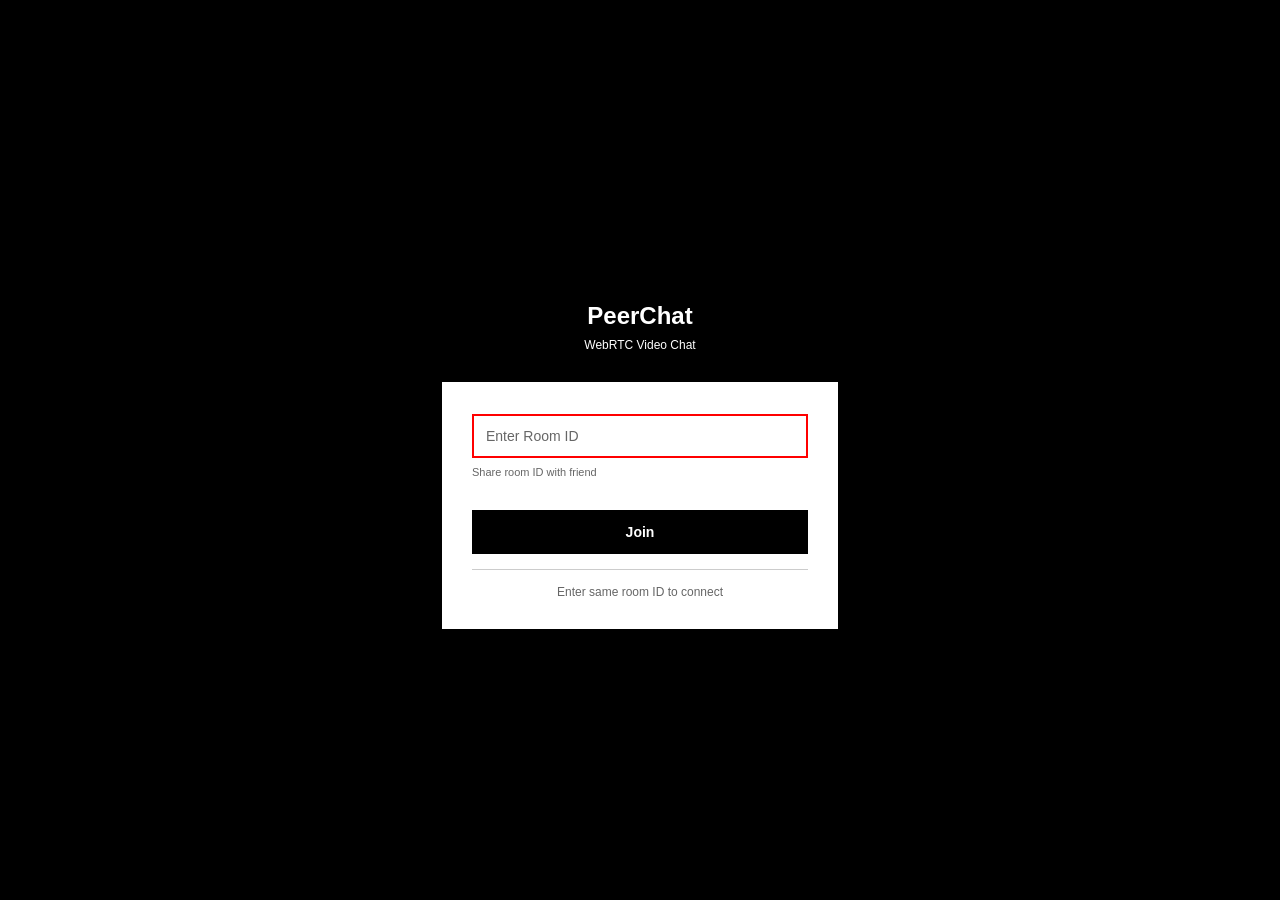
<file: Day-1/PeerChat/index.html>
<!DOCTYPE html>
<html>
<head>
    <meta charset='utf-8'>
    <meta http-equiv='X-UA-Compatible' content='IE=edge'>
    <title>PeerChat</title>
    <meta name='viewport' content='width=device-width, initial-scale=1'>
    <link rel='stylesheet' type='text/css' href='main.css'>
</head>
<body>

    <div id="connection-status" class="status status-connecting">Connecting...</div>

    <div id="videos">
        <video class="video-player" id="user-1" autoplay playsinline muted></video>
        <video class="video-player" id="user-2" autoplay playsinline></video>
    </div>

    <div id="controls">
        <div class="control-container" id="camera-btn" title="Toggle Camera">
            <img src="icons/camera.svg" alt="Camera" />
        </div>

        <div class="control-container" id="mic-btn" title="Toggle Mic">
            <img src="icons/mic.svg" alt="Mic" />
        </div>

        <a href="lobby.html">
            <div class="control-container" id="leave-btn" title="Leave">
                <img src="icons/phone.svg" alt="Leave" />
            </div>
        </a>
    </div>
    
<script src='agora-rtm-sdk-1.5.1.js'></script>
<script src='main.js'></script>
</body>
</html>
</file>
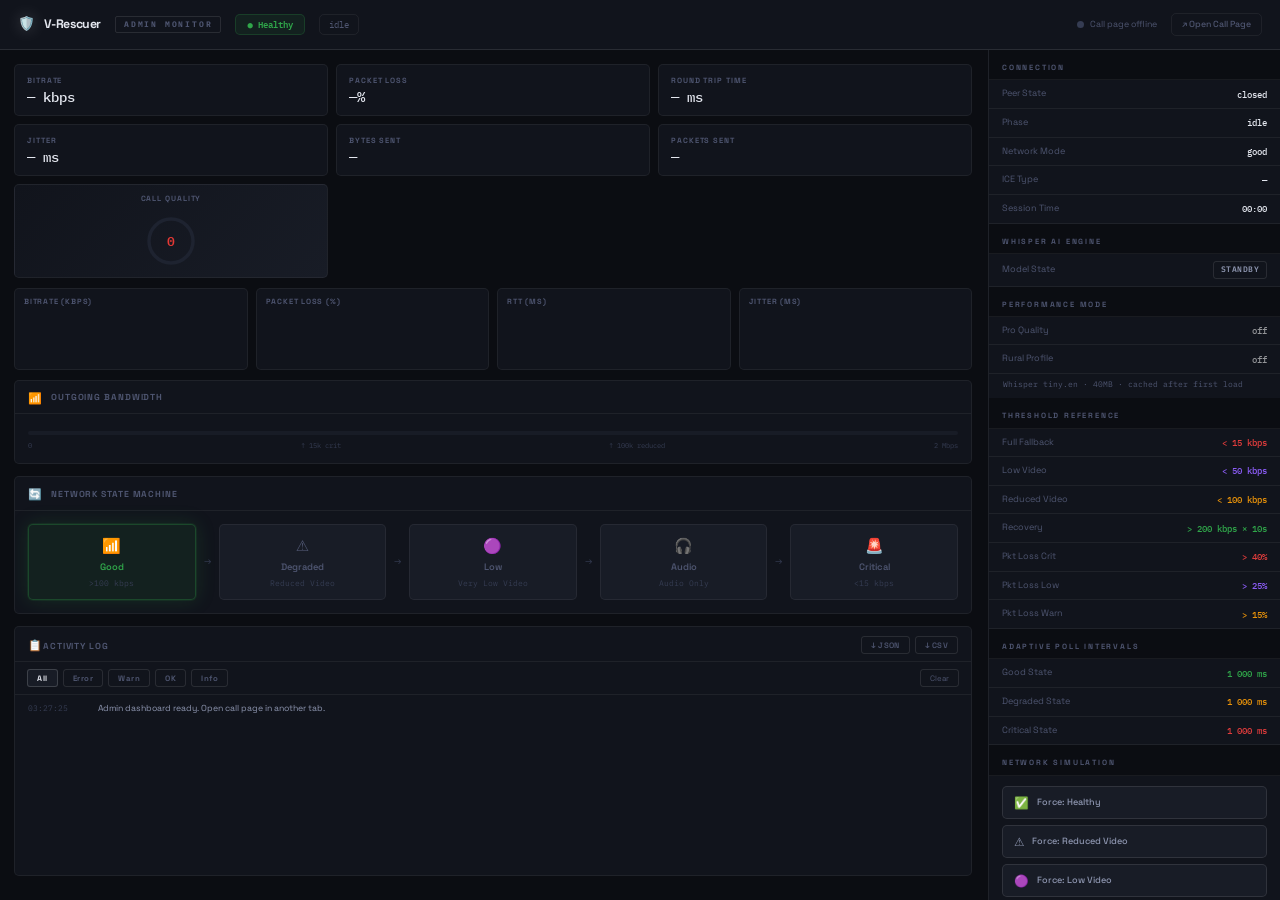
<file: Caller Internship_Project_v-Rescuer/admin.html>
<!DOCTYPE html>
<html lang="en">
<head>
  <meta charset="UTF-8" />
  <meta name="viewport" content="width=device-width, initial-scale=1.0" />
  <meta name="description" content="V-Rescuer Admin Dashboard — real-time WebRTC stats, network state, and Whisper AI monitoring." />
  <title>V-Rescuer Admin</title>
  <link rel="icon" href="data:image/svg+xml,<svg xmlns='http://www.w3.org/2000/svg' viewBox='0 0 100 100'><text y='.9em' font-size='90'>⚙️</text></svg>" />
  <link rel="preconnect" href="https://fonts.googleapis.com" />
  <link rel="stylesheet" href="https://fonts.googleapis.com/css2?family=IBM+Plex+Mono:wght@400;600&family=Space+Grotesk:wght@400;500;600;700&display=swap" />
  <link rel="stylesheet" href="css/admin.css" />
</head>
<body>

<!-- ═══════════  HEADER  ══════════════════════════════════════════════════════ -->
<header class="admin-header">
  <div class="admin-brand">
    <span class="brand-icon">🛡️</span>
    V-Rescuer
  </div>
  <span class="admin-tag">ADMIN MONITOR</span>

  <div id="no-data-banner" hidden>⚠ No call page connected — open index.html in another tab</div>

  <div id="network-state-badge" data-mode="good">● Healthy</div>
  <div id="call-phase" data-phase="idle">idle</div>
  <div id="connection-indicator" data-connected="false">Call page offline</div>

  <a href="index.html" target="_blank" class="header-link">↗ Open Call Page</a>
</header>

<!-- ═══════════  BODY  ════════════════════════════════════════════════════════ -->
<div class="admin-body">

  <!-- ══ MAIN COLUMN ══════════════════════════════════════════════════════════ -->
  <div class="main-col">

    <!-- Stat Cards (7 cards now including Quality) -->
    <div class="stat-grid">
      <div class="stat-card">
        <div class="s-label">Bitrate</div>
        <div class="s-val" id="val-bitrate" data-level="">— kbps</div>
      </div>
      <div class="stat-card">
        <div class="s-label">Packet Loss</div>
        <div class="s-val" id="val-pktloss">—%</div>
      </div>
      <div class="stat-card">
        <div class="s-label">Round Trip Time</div>
        <div class="s-val" id="val-rtt">— ms</div>
      </div>
      <div class="stat-card">
        <div class="s-label">Jitter</div>
        <div class="s-val" id="val-jitter">— ms</div>
      </div>
      <div class="stat-card">
        <div class="s-label">Bytes Sent</div>
        <div class="s-val" id="val-bytes">—</div>
      </div>
      <div class="stat-card">
        <div class="s-label">Packets Sent</div>
        <div class="s-val" id="val-pktsent">—</div>
      </div>
      <!-- Quality Score Card -->
      <div class="stat-card stat-card-quality">
        <div class="s-label">Call Quality</div>
        <div class="quality-ring-wrap">
          <svg id="quality-ring" viewBox="0 0 56 56" width="56" height="56">
            <circle class="qr-bg"       cx="28" cy="28" r="22" />
            <circle class="qr-progress" cx="28" cy="28" r="22"
                    transform="rotate(-90 28 28)"
                    stroke-dasharray="138.2" stroke-dashoffset="138.2"/>
          </svg>
          <span id="quality-val" class="quality-num">0</span>
        </div>
      </div>
    </div>

    <!-- Sparkline Charts (4 charts now) -->
    <div class="chart-grid chart-grid-4">
      <div class="chart-card">
        <div class="chart-label">Bitrate (kbps)</div>
        <canvas id="chart-bitrate"></canvas>
      </div>
      <div class="chart-card">
        <div class="chart-label">Packet Loss (%)</div>
        <canvas id="chart-pktloss"></canvas>
      </div>
      <div class="chart-card">
        <div class="chart-label">RTT (ms)</div>
        <canvas id="chart-rtt"></canvas>
      </div>
      <div class="chart-card">
        <div class="chart-label">Jitter (ms)</div>
        <canvas id="chart-jitter"></canvas>
      </div>
    </div>

    <!-- Outgoing Bandwidth Bar -->
    <div class="card" style="margin-bottom:12px;">
      <div class="card-header"><span class="hicon">📶</span>Outgoing Bandwidth</div>
      <div class="card-body">
        <div class="bitrate-bar-track"><div id="bitrate-bar"></div></div>
        <div class="bar-labels">
          <span>0</span><span>↑ 15k crit</span><span>↑ 100k reduced</span><span>2 Mbps</span>
        </div>
      </div>
    </div>

    <!-- State Machine -->
    <div class="card" style="margin-bottom:12px;">
      <div class="card-header"><span class="hicon">🔄</span>Network State Machine</div>
      <div class="state-machine">
        <div class="sm-node active" id="sm-good" data-state="good">
          <span class="sm-icon">📶</span>Good
          <small>&gt;100 kbps</small>
        </div>
        <span class="sm-arrow">→</span>
        <div class="sm-node" id="sm-degraded" data-state="degraded">
          <span class="sm-icon">⚠️</span>Degraded
          <small>Reduced Video</small>
        </div>
        <span class="sm-arrow">→</span>
        <div class="sm-node" id="sm-low" data-state="low">
          <span class="sm-icon">🟣</span>Low
          <small>Very Low Video</small>
        </div>
        <span class="sm-arrow">→</span>
        <div class="sm-node" id="sm-audio" data-state="audio">
          <span class="sm-icon">🎧</span>Audio
          <small>Audio Only</small>
        </div>
        <span class="sm-arrow">→</span>
        <div class="sm-node" id="sm-critical" data-state="critical">
          <span class="sm-icon">🚨</span>Critical
          <small>&lt;15 kbps</small>
        </div>
      </div>
    </div>

    <!-- Activity Log -->
    <div class="card log-section">
      <div class="card-header">
        <span><span class="hicon">📋</span>Activity Log</span>
        <div class="log-export-btns">
          <button id="btn-export-json" class="export-btn">↓ JSON</button>
          <button id="btn-export-csv"  class="export-btn">↓ CSV</button>
        </div>
      </div>
      <div class="log-toolbar">
        <button class="log-filter-btn active" data-level="all">All</button>
        <button class="log-filter-btn" data-level="error">Error</button>
        <button class="log-filter-btn" data-level="warn">Warn</button>
        <button class="log-filter-btn" data-level="ok">OK</button>
        <button class="log-filter-btn" data-level="info">Info</button>
        <button id="btn-clear-log">Clear</button>
      </div>
      <div id="log-panel"></div>
    </div>

  </div><!-- /main-col -->

  <!-- ══ SIDEBAR ══════════════════════════════════════════════════════════════ -->
  <aside class="side-col">

    <!-- Connection Status -->
    <div class="side-section-label">Connection</div>
    <div class="stat-row"><span class="sr-key">Peer State</span>  <span class="sr-val" id="dc-status" data-open="false">closed</span></div>
    <div class="stat-row"><span class="sr-key">Phase</span>       <span class="sr-val" id="phase-val">idle</span></div>
    <div class="stat-row"><span class="sr-key">Network Mode</span><span class="sr-val" id="mode-val">good</span></div>
    <div class="stat-row"><span class="sr-key">ICE Type</span>    <span class="sr-val" id="ice-type-val">—</span></div>
    <div class="stat-row"><span class="sr-key">Session Time</span><span class="sr-val mono" id="session-duration">00:00</span></div>

    <!-- Whisper AI -->
    <div class="side-section-label">Whisper AI Engine</div>
    <div class="stat-row">
      <span class="sr-key">Model State</span>
      <span class="sr-val ai-state-badge" id="ai-model-state">standby</span>
    </div>

    <!-- Performance Mode -->
    <div class="side-section-label">Performance Mode</div>
    <div class="stat-row"><span class="sr-key">Pro Quality</span><span class="sr-val" id="perf-pro" data-on="false">off</span></div>
    <div class="stat-row"><span class="sr-key">Rural Profile</span><span class="sr-val" id="perf-rural" data-on="false">off</span></div>
    <div style="padding:4px 14px 8px;">
      <div id="ai-progress-wrap" style="display:none;">
        <div id="ai-progress-bar"></div>
      </div>
      <div class="ai-model-desc" id="ai-model-msg">
        Whisper tiny.en · 40MB · cached after first load
      </div>
    </div>

    <!-- Thresholds -->
    <div class="side-section-label">Threshold Reference</div>
    <div class="stat-row"><span class="sr-key">Full Fallback</span> <span class="sr-val" style="color:var(--red);">&lt; 15 kbps</span></div>
    <div class="stat-row"><span class="sr-key">Low Video</span>     <span class="sr-val" style="color:var(--violet);">&lt; 50 kbps</span></div>
    <div class="stat-row"><span class="sr-key">Reduced Video</span> <span class="sr-val" style="color:var(--amber);">&lt; 100 kbps</span></div>
    <div class="stat-row"><span class="sr-key">Recovery</span>      <span class="sr-val" style="color:var(--green);">&gt; 200 kbps × 10s</span></div>
    <div class="stat-row"><span class="sr-key">Pkt Loss Crit</span> <span class="sr-val" style="color:var(--red);">&gt; 40%</span></div>
    <div class="stat-row"><span class="sr-key">Pkt Loss Low</span>  <span class="sr-val" style="color:var(--violet);">&gt; 25%</span></div>
    <div class="stat-row"><span class="sr-key">Pkt Loss Warn</span> <span class="sr-val" style="color:var(--amber);">&gt; 15%</span></div>

    <!-- Poll Intervals -->
    <div class="side-section-label">Adaptive Poll Intervals</div>
    <div class="stat-row"><span class="sr-key">Good State</span>     <span class="sr-val mono" style="color:var(--green);">1 000 ms</span></div>
    <div class="stat-row"><span class="sr-key">Degraded State</span> <span class="sr-val mono" style="color:var(--amber);">1 000 ms</span></div>
    <div class="stat-row"><span class="sr-key">Critical State</span> <span class="sr-val mono" style="color:var(--red);">1 000 ms</span></div>

    <!-- Simulation -->
    <div class="side-section-label">Network Simulation</div>
    <div class="sim-btns">
      <button class="sim-btn good"     id="admin-sim-good">     <span>✅</span> Force: Healthy</button>
      <button class="sim-btn degraded" id="admin-sim-degraded"> <span>⚠️</span> Force: Reduced Video</button>
      <button class="sim-btn low"      id="admin-sim-low">      <span>🟣</span> Force: Low Video</button>
      <button class="sim-btn low"      id="admin-sim-audio">    <span>🎧</span> Force: Audio Only</button>
      <button class="sim-btn critical" id="admin-sim-critical"> <span>🚨</span> Force: Critical</button>
    </div>
    <div class="sim-note">
      Sends command via BroadcastChannel to call page. Requires call page open in another tab.
    </div>

    <!-- Tech Stack -->
    <div class="side-section-label">Tech Stack</div>
    <div class="stat-row"><span class="sr-key">Signaling</span>   <span class="sr-val small">BroadcastChannel</span></div>
    <div class="stat-row"><span class="sr-key">AI Model</span>    <span class="sr-val small">Whisper tiny.en</span></div>
    <div class="stat-row"><span class="sr-key">Runtime</span>     <span class="sr-val small">ONNX / WebAssembly</span></div>
    <div class="stat-row"><span class="sr-key">DataChannel</span> <span class="sr-val small">Binary · 7-byte hdr</span></div>
    <div class="stat-row"><span class="sr-key">Stats Poll</span>  <span class="sr-val small">Adaptive (recursive)</span></div>

  </aside>

</div>

<!-- ═══════════  SCRIPTS  ═════════════════════════════════════════════════════ -->
<script src="js/config.js"></script>
<script src="js/admin.js"></script>

</body>
</html>
</file>
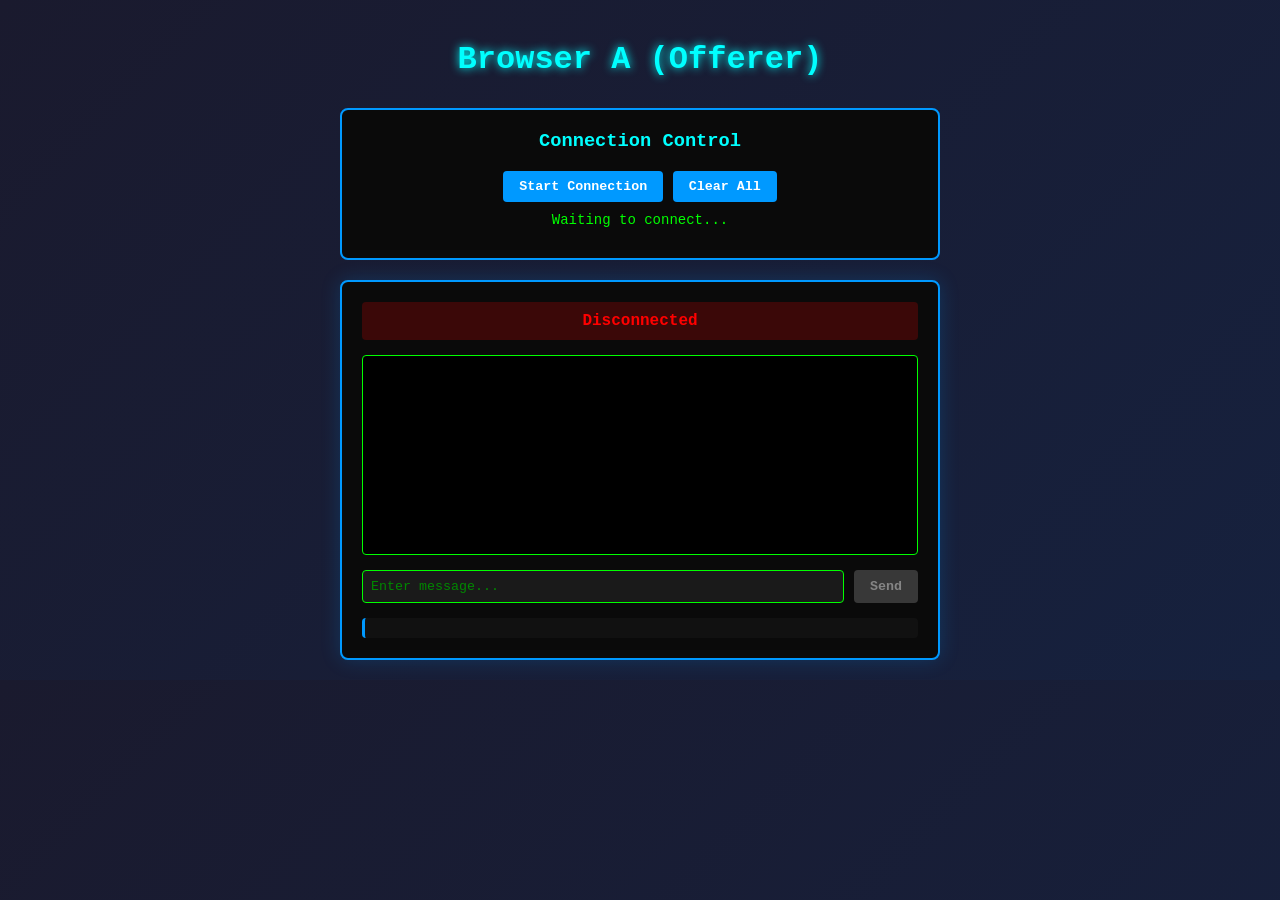
<file: Day-1/Chat/browserA.html>
<!DOCTYPE html>
<html>
<head>
    <title>WebRTC Browser A (Offerer)</title>
    <style>
        * { box-sizing: border-box; }
        body { 
            font-family: 'Courier New', monospace; 
            background: linear-gradient(135deg, #1a1a2e 0%, #16213e 100%);
            color: #00ff00;
            padding: 20px;
            margin: 0;
        }
        .container {
            max-width: 600px;
            margin: 0 auto;
        }
        h1 {
            text-align: center;
            color: #00ffff;
            text-shadow: 0 0 10px #00ffff;
            margin-bottom: 30px;
        }
        .peer {
            background: #0a0a0a;
            border: 2px solid #0099ff;
            border-radius: 8px;
            padding: 20px;
            box-shadow: 0 0 20px rgba(0, 153, 255, 0.2);
        }
        
        .status {
            text-align: center;
            padding: 10px;
            margin-bottom: 15px;
            border-radius: 4px;
            font-weight: bold;
        }
        .status.connected { background: rgba(0, 255, 0, 0.2); color: #00ff00; }
        .status.connecting { background: rgba(255, 255, 0, 0.2); color: #ffff00; }
        .status.disconnected { background: rgba(255, 0, 0, 0.2); color: #ff0000; }
        
        .console {
            background: #000;
            border: 1px solid #00ff00;
            border-radius: 4px;
            padding: 10px;
            height: 200px;
            overflow-y: auto;
            margin-bottom: 15px;
            font-size: 12px;
            line-height: 1.4;
        }
        .console-msg { margin: 4px 0; }
        .msg-log { color: #00ff00; }
        .msg-error { color: #ff0000; }
        .msg-ice { color: #ffaa00; }
        
        .input-group {
            display: flex;
            gap: 10px;
            margin-top: 15px;
        }
        input[type="text"] {
            flex: 1;
            padding: 8px;
            background: #1a1a1a;
            border: 1px solid #00ff00;
            color: #00ff00;
            font-family: inherit;
            border-radius: 4px;
        }
        input[type="text"]::placeholder { color: #008800; }
        input[type="text"]:focus { outline: none; border-color: #00ffff; box-shadow: 0 0 10px rgba(0, 255, 255, 0.3); }
        
        button {
            padding: 8px 16px;
            background: #0099ff;
            color: #fff;
            border: none;
            border-radius: 4px;
            cursor: pointer;
            font-weight: bold;
            font-family: inherit;
            transition: all 0.3s;
        }
        button:hover { background: #00ccff; transform: scale(1.05); }
        button:active { transform: scale(0.95); }
        button:disabled { background: #666; cursor: not-allowed; opacity: 0.5; }
        
        .control-panel {
            background: #0a0a0a;
            border: 2px solid #0099ff;
            border-radius: 8px;
            padding: 20px;
            text-align: center;
            margin-bottom: 20px;
        }
        .control-panel h3 { color: #00ffff; margin-top: 0; }
        
        .messages { margin-top: 15px; padding: 10px; background: #111; border-left: 3px solid #0099ff; border-radius: 4px; }
        .messages p { margin: 5px 0; font-size: 12px; }
        .sent { color: #00ff00; }
        .received { color: #ffaa00; }
    </style>
</head>
<body>
    <div class="container">
        <h1> Browser A (Offerer)</h1>
        
        <div class="control-panel">
            <h3>Connection Control</h3>
            <button onclick="startConnection()">Start Connection</button>
            <button onclick="clearAll()">Clear All</button>
            <p id="connectionStatus" style="margin: 10px 0; font-size: 14px;">Waiting to connect...</p>
        </div>

        <div class="peer">
            <div class="status disconnected" id="status">Disconnected</div>
            <div class="console" id="log"></div>
            <div class="input-group">
                <input type="text" id="messageInput" placeholder="Enter message..." />
                <button onclick="sendMessage()" id="sendBtn" disabled>Send</button>
            </div>
            <div class="messages" id="messages"></div>
        </div>
    </div>

    <script>
        const state = {
            pc: null,
            dc: null,
            logsA: []
        };

        function logToUI(msg, type = 'log') {
            const logEl = document.getElementById('log');
            const cssClass = `msg-${type}`;
            const entry = `<div class="console-msg ${cssClass}">[${new Date().toLocaleTimeString()}] ${msg}</div>`;
            
            state.logsA.push(entry);
            if (state.logsA.length > 50) state.logsA.shift();
            
            logEl.innerHTML = state.logsA.join('');
            logEl.scrollTop = logEl.scrollHeight;
        }

        function updateStatus(status) {
            const el = document.getElementById('status');
            el.className = `status ${status}`;
            el.textContent = status === 'connected' ? ' Connected' : status === 'connecting' ? '⏳ Connecting...' : '❌ Disconnected';
            document.getElementById('sendBtn').disabled = status !== 'connected';
        }

        async function startConnection() {
            logToUI(' Browser A: Initializing...', 'log');
            updateStatus('connecting');

            try {
                // Create peer connection
                state.pc = new RTCPeerConnection({ 
                    iceServers: [{ urls: ['stun:stun.l.google.com:19302'] }] 
                });

                // Create data channel
                state.dc = state.pc.createDataChannel('chat', { ordered: true });
                setupDataChannel();
                logToUI(' Data channel created', 'log');

                // ICE candidates
                let iceCount = 0;
                state.pc.onicecandidate = (event) => {
                    if (event.candidate) {
                        iceCount++;
                        logToUI(` ICE candidate #${iceCount}: ${event.candidate.candidate.split(' ')[4] || 'mDNS'}`, 'ice');
                        let iceListA = JSON.parse(localStorage.getItem('ice_list_a') || '[]');
                        iceListA.push(event.candidate);
                        localStorage.setItem('ice_list_a', JSON.stringify(iceListA));
                        localStorage.setItem('ice_list_a_updated', Date.now().toString());
                    } else {
                        logToUI(` ICE gathering complete (${iceCount} candidates)`, 'log');
                    }
                };

                // Create offer
                logToUI(' Creating offer...', 'log');
                const offer = await state.pc.createOffer();
                await state.pc.setLocalDescription(offer);
                localStorage.setItem('offer', JSON.stringify(offer));
                logToUI(' Offer created and saved', 'log');
                logToUI(' Waiting for answer from Browser B...', 'log');

                // Wait for answer
                let answerReceived = false;
                for (let i = 0; i < 100; i++) {
                    await new Promise(r => setTimeout(r, 500));
                    const answer = localStorage.getItem('answer');
                    if (answer) {
                        answerReceived = true;
                        logToUI(' Answer received!', 'log');
                        await state.pc.setRemoteDescription(new RTCSessionDescription(JSON.parse(answer)));
                        logToUI(' Answer set as remote description', 'log');
                        break;
                    }
                }

                if (!answerReceived) {
                    logToUI('Answer not received - is Browser B running?', 'error');
                    return;
                }

                // Exchange ICE candidates with Browser B
                logToUI(' Exchanging ICE candidates...', 'log');
                for (let i = 0; i < 30; i++) {
                    await new Promise(r => setTimeout(r, 300));
                    const iceListB = JSON.parse(localStorage.getItem('ice_list_b') || '[]');
                    if (iceListB.length > 0) {
                        let addedCount = 0;
                        for (const candidate of iceListB) {
                            try {
                                await state.pc.addIceCandidate(new RTCIceCandidate(candidate));
                                addedCount++;
                            } catch (e) {
                                // Ignore duplicate candidates
                            }
                        }
                        logToUI(` Added ${addedCount} ICE candidates from Browser B`, 'log');
                        break;
                    }
                }

                // Monitor connection
                state.pc.onconnectionstatechange = () => {
                    logToUI(` Connection state: ${state.pc.connectionState}`, 'log');
                    if (state.pc.connectionState === 'connected') {
                        updateStatus('connected');
                        logToUI(' Ready to send messages!', 'log');
                    }
                };

                // Also monitor datachannel state
                state.pc.ondatachannel = (event) => {
                    logToUI('Received data channel', 'log');
                };

            } catch (err) {
                logToUI(` Error: ${err.message}`, 'error');
            }
        }

        function setupDataChannel() {
            state.dc.onopen = () => {
                logToUI(' Data channel opened', 'log');
                updateStatus('connected');
            };

            state.dc.onclose = () => {
                logToUI(' Data channel closed', 'log');
                updateStatus('disconnected');
            };

            state.dc.onerror = (err) => {
                logToUI(` Data channel error: ${err}`, 'error');
            };

            state.dc.onmessage = (event) => {
                logToUI(` Received: ${event.data}`, 'log');
                const msgsEl = document.getElementById('messages');
                const p = document.createElement('p');
                p.className = 'received';
                p.textContent = `[Received] ${event.data}`;
                msgsEl.appendChild(p);
            };
        }

        function sendMessage() {
            const input = document.getElementById('messageInput');
            const msg = input.value.trim();
            if (!msg || !state.dc || state.dc.readyState !== 'open') return;
            
            state.dc.send(msg);
            logToUI(` Sent: ${msg}`, 'log');
            
            const msgsEl = document.getElementById('messages');
            const p = document.createElement('p');
            p.className = 'sent';
            p.textContent = `[Sent] ${msg}`;
            msgsEl.appendChild(p);
            
            input.value = '';
        }

        document.getElementById('messageInput').addEventListener('keypress', (e) => {
            if (e.key === 'Enter') sendMessage();
        });

        function clearAll() {
            if (state.dc) state.dc.close();
            if (state.pc) state.pc.close();
            state.logsA = [];
            document.getElementById('log').innerHTML = '';
            document.getElementById('messages').innerHTML = '';
            updateStatus('disconnected');
            
            localStorage.removeItem('offer');
            localStorage.removeItem('answer');
            localStorage.removeItem('ice_list_a');
            localStorage.removeItem('ice_list_b');
            localStorage.removeItem('ice_list_a_updated');
            localStorage.removeItem('ice_list_b_updated');
        }
    </script>
</body>
</html>
</file>
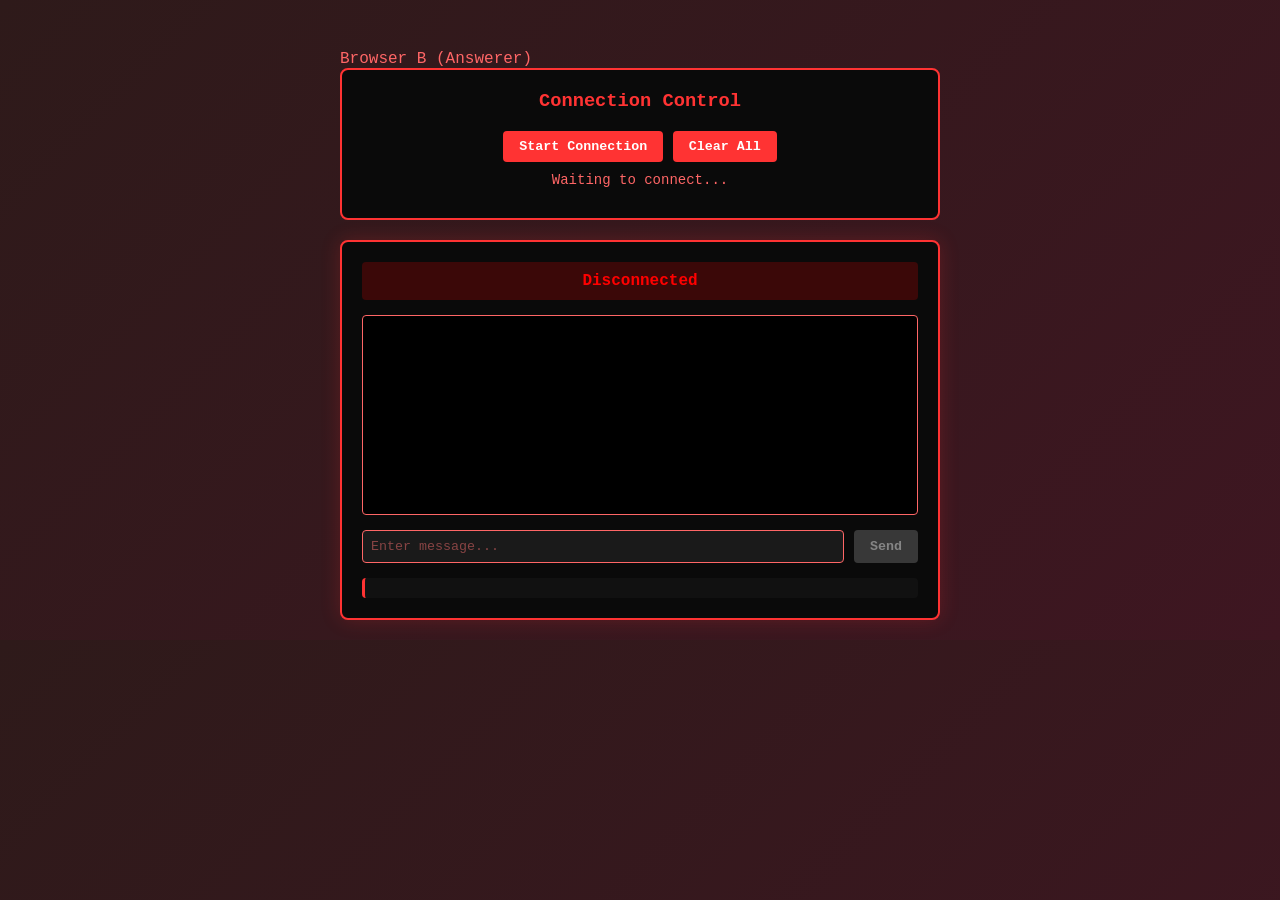
<file: Day-1/Chat/browserB.html>
<!DOCTYPE html>
<html>
<head>
    <title>WebRTC Browser B (Answerer)</title>
    <style>
        * { box-sizing: border-box; }
        body { 
            font-family: 'Courier New', monospace; 
            background: linear-gradient(135deg, #2e1a1a 0%, #3e1621 100%);
            color: #ff6666;
            padding: 20px;
            margin: 0;
        }
        .container {
            max-width: 600px;
            margin: 0 auto;
        }
        h1 {
            text-align: center;
            color: #ff3333;
            text-shadow: 0 0 10px #ff3333;
            margin-bottom: 30px;
        }
        .peer {
            background: #0a0a0a;
            border: 2px solid #ff3333;
            border-radius: 8px;
            padding: 20px;
            box-shadow: 0 0 20px rgba(255, 51, 51, 0.2);
        }
        
        .status {
            text-align: center;
            padding: 10px;
            margin-bottom: 15px;
            border-radius: 4px;
            font-weight: bold;
        }
        .status.connected { background: rgba(0, 255, 0, 0.2); color: #00ff00; }
        .status.connecting { background: rgba(255, 255, 0, 0.2); color: #ffff00; }
        .status.disconnected { background: rgba(255, 0, 0, 0.2); color: #ff0000; }
        
        .console {
            background: #000;
            border: 1px solid #ff6666;
            border-radius: 4px;
            padding: 10px;
            height: 200px;
            overflow-y: auto;
            margin-bottom: 15px;
            font-size: 12px;
            line-height: 1.4;
        }
        .console-msg { margin: 4px 0; }
        .msg-log { color: #ff6666; }
        .msg-error { color: #ff0000; }
        .msg-ice { color: #ffaa00; }
        
        .input-group {
            display: flex;
            gap: 10px;
            margin-top: 15px;
        }
        input[type="text"] {
            flex: 1;
            padding: 8px;
            background: #1a1a1a;
            border: 1px solid #ff6666;
            color: #ff6666;
            font-family: inherit;
            border-radius: 4px;
        }
        input[type="text"]::placeholder { color: #884444; }
        input[type="text"]:focus { outline: none; border-color: #ff3333; box-shadow: 0 0 10px rgba(255, 51, 51, 0.3); }
        
        button {
            padding: 8px 16px;
            background: #ff3333;
            color: #fff;
            border: none;
            border-radius: 4px;
            cursor: pointer;
            font-weight: bold;
            font-family: inherit;
            transition: all 0.3s;
        }
        button:hover { background: #ff6666; transform: scale(1.05); }
        button:active { transform: scale(0.95); }
        button:disabled { background: #666; cursor: not-allowed; opacity: 0.5; }
        
        .control-panel {
            background: #0a0a0a;
            border: 2px solid #ff3333;
            border-radius: 8px;
            padding: 20px;
            text-align: center;
            margin-bottom: 20px;
        }
        .control-panel h3 { color: #ff3333; margin-top: 0; }
        
        .messages { margin-top: 15px; padding: 10px; background: #111; border-left: 3px solid #ff3333; border-radius: 4px; }
        .messages p { margin: 5px 0; font-size: 12px; }
        .sent { color: #00ff00; }
        .received { color: #ffaa00; }
    </style>
</head>
<body>
    <div class="container">
        <h1></h1> Browser B (Answerer)</h1>
        
        <div class="control-panel">
            <h3>Connection Control</h3>
            <button onclick="startConnection()">Start Connection</button>
            <button onclick="clearAll()">Clear All</button>
            <p id="connectionStatus" style="margin: 10px 0; font-size: 14px;">Waiting to connect...</p>
        </div>

        <div class="peer">
            <div class="status disconnected" id="status">Disconnected</div>
            <div class="console" id="log"></div>
            <div class="input-group">
                <input type="text" id="messageInput" placeholder="Enter message..." />
                <button onclick="sendMessage()" id="sendBtn" disabled>Send</button>
            </div>
            <div class="messages" id="messages"></div>
        </div>
    </div>

    <script>
        const state = {
            pc: null,
            dc: null,
            logsB: []
        };

        function logToUI(msg, type = 'log') {
            const logEl = document.getElementById('log');
            const cssClass = `msg-${type}`;
            const entry = `<div class="console-msg ${cssClass}">[${new Date().toLocaleTimeString()}] ${msg}</div>`;
            
            state.logsB.push(entry);
            if (state.logsB.length > 50) state.logsB.shift();
            
            logEl.innerHTML = state.logsB.join('');
            logEl.scrollTop = logEl.scrollHeight;
        }

        function updateStatus(status) {
            const el = document.getElementById('status');
            el.className = `status ${status}`;
            el.textContent = status === 'connected' ? ' Connected' : status === 'connecting' ? '⏳ Connecting...' : '❌ Disconnected';
            document.getElementById('sendBtn').disabled = status !== 'connected';
        }

        async function startConnection() {
            logToUI(' Browser B: Initializing...', 'log');
            updateStatus('connecting');

            try {
                // Create peer connection
                state.pc = new RTCPeerConnection({ 
                    iceServers: [{ urls: ['stun:stun.l.google.com:19302'] }] 
                });

                // Receive data channel
                state.pc.ondatachannel = (event) => {
                    state.dc = event.channel;
                    setupDataChannel();
                    logToUI(' Data channel received from peer', 'log');
                };

                // ICE candidates
                let iceCount = 0;
                state.pc.onicecandidate = (event) => {
                    if (event.candidate) {
                        iceCount++;
                        logToUI(` ICE candidate #${iceCount}: ${event.candidate.candidate.split(' ')[4] || 'mDNS'}`, 'ice');
                        let iceListB = JSON.parse(localStorage.getItem('ice_list_b') || '[]');
                        iceListB.push(event.candidate);
                        localStorage.setItem('ice_list_b', JSON.stringify(iceListB));
                        localStorage.setItem('ice_list_b_updated', Date.now().toString());
                    } else {
                        logToUI(` ICE gathering complete (${iceCount} candidates)`, 'log');
                    }
                };

                // Wait for offer
                logToUI(' Waiting for offer from Browser A...', 'log');
                let offerReceived = false;
                for (let i = 0; i < 100; i++) {
                    await new Promise(r => setTimeout(r, 500));
                    const offer = localStorage.getItem('offer');
                    if (offer) {
                        offerReceived = true;
                        logToUI(' Offer received!', 'log');
                        await state.pc.setRemoteDescription(new RTCSessionDescription(JSON.parse(offer)));
                        logToUI(' Offer set as remote description', 'log');
                        break;
                    }
                }

                if (!offerReceived) {
                    logToUI(' Offer not received - is Browser A running?', 'error');
                    return;
                }

                // Create and send answer
                logToUI(' Creating answer...', 'log');
                const answer = await state.pc.createAnswer();
                await state.pc.setLocalDescription(answer);
                localStorage.setItem('answer', JSON.stringify(answer));
                logToUI(' Answer created and saved', 'log');

                // Exchange ICE candidates with Browser A
                logToUI(' Exchanging ICE candidates...', 'log');
                for (let i = 0; i < 30; i++) {
                    await new Promise(r => setTimeout(r, 300));
                    const iceListA = JSON.parse(localStorage.getItem('ice_list_a') || '[]');
                    if (iceListA.length > 0) {
                        let addedCount = 0;
                        for (const candidate of iceListA) {
                            try {
                                await state.pc.addIceCandidate(new RTCIceCandidate(candidate));
                                addedCount++;
                            } catch (e) {
                                // Ignore duplicate candidates
                            }
                        }
                        logToUI(` Added ${addedCount} ICE candidates from Browser A`, 'log');
                        break;
                    }
                }

                // Monitor connection
                state.pc.onconnectionstatechange = () => {
                    logToUI(` Connection state: ${state.pc.connectionState}`, 'log');
                    if (state.pc.connectionState === 'connected') {
                        updateStatus('connected');
                        logToUI('Ready to send messages!', 'log');
                    }
                };

            } catch (err) {
                logToUI(`Error: ${err.message}`, 'error');
            }
        }

        function setupDataChannel() {
            state.dc.onopen = () => {
                logToUI(' Data channel opened', 'log');
                updateStatus('connected');
            };

            state.dc.onclose = () => {
                logToUI('Data channel closed', 'log');
                updateStatus('disconnected');
            };

            state.dc.onerror = (err) => {
                logToUI(` Data channel error: ${err}`, 'error');
            };

            state.dc.onmessage = (event) => {
                logToUI(` Received: ${event.data}`, 'log');
                const msgsEl = document.getElementById('messages');
                const p = document.createElement('p');
                p.className = 'received';
                p.textContent = `[Received] ${event.data}`;
                msgsEl.appendChild(p);
            };
        }

        function sendMessage() {
            const input = document.getElementById('messageInput');
            const msg = input.value.trim();
            if (!msg || !state.dc || state.dc.readyState !== 'open') return;
            
            state.dc.send(msg);
            logToUI(` Sent: ${msg}`, 'log');
            
            const msgsEl = document.getElementById('messages');
            const p = document.createElement('p');
            p.className = 'sent';
            p.textContent = `[Sent] ${msg}`;
            msgsEl.appendChild(p);
            
            input.value = '';
        }

        document.getElementById('messageInput').addEventListener('keypress', (e) => {
            if (e.key === 'Enter') sendMessage();
        });

        function clearAll() {
            if (state.dc) state.dc.close();
            if (state.pc) state.pc.close();
            state.logsB = [];
            document.getElementById('log').innerHTML = '';
            document.getElementById('messages').innerHTML = '';
            updateStatus('disconnected');
            
            localStorage.removeItem('offer');
            localStorage.removeItem('answer');
            localStorage.removeItem('ice_list_a');
            localStorage.removeItem('ice_list_b');
            localStorage.removeItem('ice_list_a_updated');
            localStorage.removeItem('ice_list_b_updated');
        }
    </script>
</body>
</html>
</file>
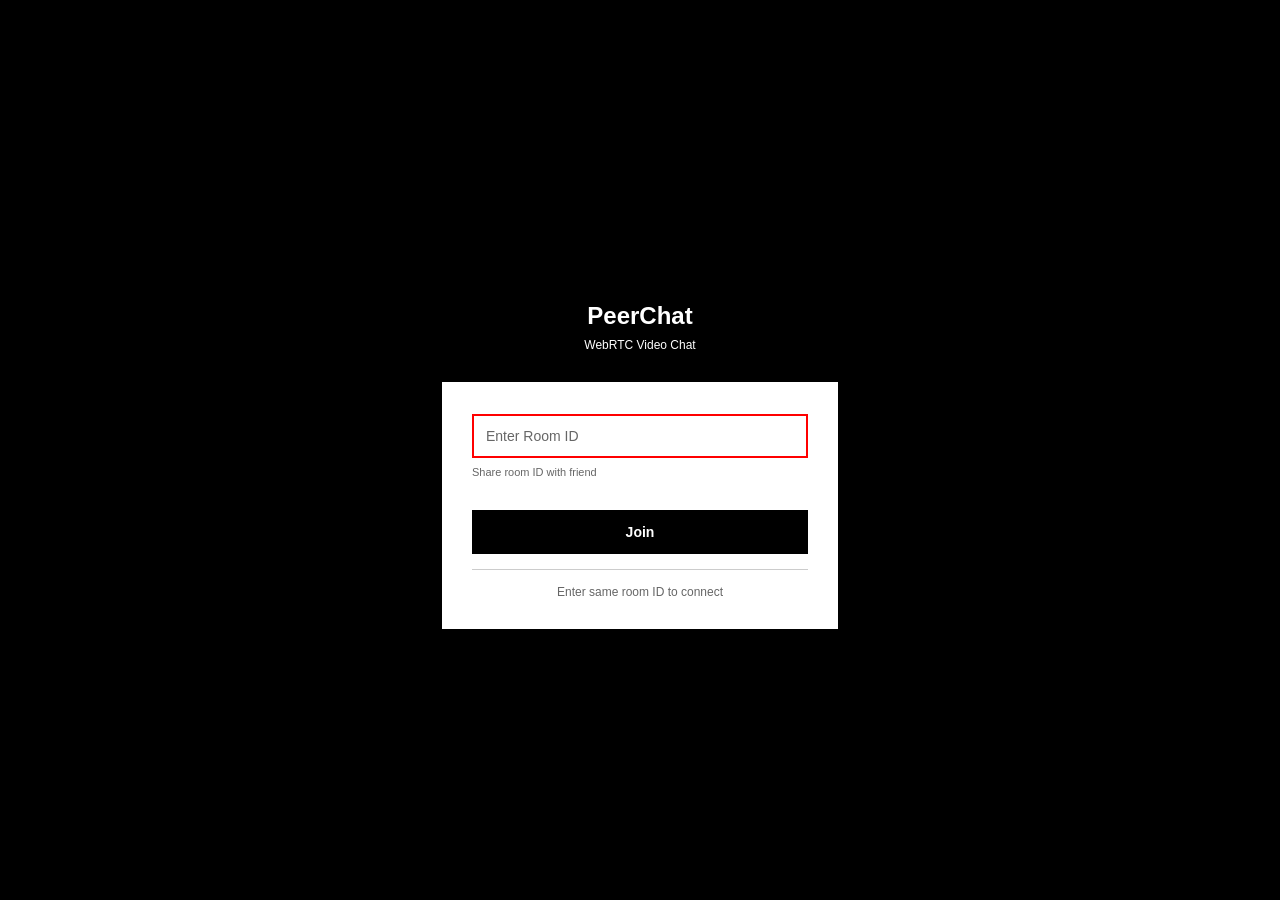
<file: Day-1/PeerChat/lobby.html>
<!DOCTYPE html>
<html>
<head>
    <meta charset='utf-8'>
    <meta http-equiv='X-UA-Compatible' content='IE=edge'>
    <title>PeerChat</title>
    <meta name='viewport' content='width=device-width, initial-scale=1'>
    <link rel='stylesheet' type='text/css' href='lobby.css'>
</head>
<body>
    
    <main id="lobby-container">
        <div id="form-container">
            <div id="form__container__header">
                <h1>PeerChat</h1>
                <p class="subtitle">WebRTC Video Chat</p>
            </div>

            <div id="form__content__wrapper">
                <form id="join-form">
                    <div class="input-group">
                        <input 
                            type="text" 
                            name="invite_link" 
                            placeholder="Enter Room ID" 
                            required
                            minlength="3"
                        />
                        <p class="input-hint">Share room ID with friend</p>
                    </div>
                    <input type="submit" value="Join" />
                </form>
                <p class="tips">Enter same room ID to connect</p>
            </div>
        </div>
    </main>

</body>

<script>
    let form = document.getElementById('join-form');

    form.addEventListener('submit', (e) => {
        e.preventDefault();
        let roomId = e.target.invite_link.value.trim();
        
        if (roomId.length < 3) {
            alert('Room ID must be at least 3 characters');
            return;
        }
        
        window.location = `index.html?room=${encodeURIComponent(roomId)}`;
    });

    window.addEventListener('load', () => {
        document.querySelector('input[name="invite_link"]').focus();
    });
</script>

</html>
</file>
<file: vconsol-report/style.css>
/* ── RESET & ROOT ────────────────────────────────────── */
*, *::before, *::after { box-sizing: border-box; margin: 0; padding: 0; }

:root {
  --bg: #070b14;
  --bg2: #0c1221;
  --bg3: #111827;
  --surface: #141d2e;
  --surface2: #1a2540;
  --border: rgba(255,255,255,0.07);
  --border2: rgba(255,255,255,0.12);

  --primary: #4f8ef7;
  --primary-dark: #2563eb;
  --primary-glow: rgba(79,142,247,0.18);
  --accent: #8b5cf6;
  --accent2: #06d6a0;
  --orange: #f59e0b;
  --red: #ef4444;
  --yellow: #eab308;

  --text: #e2e8f9;
  --text-muted: #7c8ba8;
  --text-faint: #3d4e6a;

  --font: 'Inter', sans-serif;
  --font-display: 'Syne', sans-serif;
  --font-mono: 'JetBrains Mono', monospace;

  --radius: 14px;
  --radius-sm: 8px;
  --radius-lg: 22px;
  --shadow: 0 8px 40px rgba(0,0,0,0.4);
  --shadow-glow: 0 0 40px rgba(79,142,247,0.15);
  --transition: 0.25s cubic-bezier(0.4,0,0.2,1);
}

html { scroll-behavior: smooth; }

body {
  font-family: var(--font);
  background: var(--bg);
  color: var(--text);
  line-height: 1.6;
  overflow-x: hidden;
}

/* ── SCROLLBAR ─────────────────────────────────────── */
::-webkit-scrollbar { width: 6px; }
::-webkit-scrollbar-track { background: var(--bg); }
::-webkit-scrollbar-thumb { background: var(--surface2); border-radius: 3px; }

/* ── CONTAINER ─────────────────────────────────────── */
.container { max-width: 1200px; margin: 0 auto; padding: 0 2rem; }

/* ── NAVBAR ────────────────────────────────────────── */
.navbar {
  position: fixed; top: 0; left: 0; right: 0; z-index: 1000;
  background: rgba(7,11,20,0.85);
  backdrop-filter: blur(20px);
  border-bottom: 1px solid var(--border);
  transition: var(--transition);
}
.navbar.scrolled { background: rgba(7,11,20,0.96); }
.nav-inner {
  max-width: 1200px; margin: 0 auto; padding: 0 2rem;
  height: 64px; display: flex; align-items: center; gap: 2rem;
}
.nav-brand {
  display: flex; align-items: center; gap: 0.6rem;
  font-size: 0.95rem; font-weight: 700; color: var(--text); white-space: nowrap;
}
.brand-badge {
  width: 30px; height: 30px; border-radius: 8px;
  background: linear-gradient(135deg, var(--primary), var(--accent));
  display: flex; align-items: center; justify-content: center;
  font-size: 0.65rem; font-weight: 800; color: white;
}
.nav-tag {
  font-size: 0.68rem; font-weight: 500; color: var(--text-muted);
  background: var(--surface); padding: 2px 8px; border-radius: 20px;
  border: 1px solid var(--border2);
}
.nav-links { display: flex; gap: 0.2rem; list-style: none; flex: 1; }
.nav-link {
  color: var(--text-muted); text-decoration: none; font-size: 0.82rem; font-weight: 500;
  padding: 0.35rem 0.75rem; border-radius: 8px; transition: var(--transition);
}
.nav-link:hover { color: var(--text); background: var(--surface); }
.nav-pill {
  font-size: 0.75rem; color: var(--accent2); font-weight: 600;
  background: rgba(6,214,160,0.1); border: 1px solid rgba(6,214,160,0.25);
  padding: 4px 12px; border-radius: 20px; white-space: nowrap;
}

/* ── HERO ──────────────────────────────────────────── */
.hero {
  position: relative; min-height: 100vh; display: flex; flex-direction: column;
  align-items: center; justify-content: center; text-align: center;
  padding: 8rem 2rem 4rem; overflow: hidden;
}
.hero-grid-bg {
  position: absolute; inset: 0;
  background-image:
    linear-gradient(rgba(79,142,247,0.04) 1px, transparent 1px),
    linear-gradient(90deg, rgba(79,142,247,0.04) 1px, transparent 1px);
  background-size: 40px 40px;
}
.hero-glow {
  position: absolute; border-radius: 50%; filter: blur(80px); pointer-events: none;
}
.g1 { width: 600px; height: 600px; background: rgba(79,142,247,0.12); top: -100px; left: -100px; }
.g2 { width: 400px; height: 400px; background: rgba(139,92,246,0.1); bottom: 0; right: 0; }
.g3 { width: 300px; height: 300px; background: rgba(6,214,160,0.08); top: 50%; left: 50%; transform: translate(-50%,-50%); }

.hero-inner { position: relative; z-index: 1; max-width: 900px; }
.hero-badge-row { display: flex; gap: 0.75rem; justify-content: center; flex-wrap: wrap; margin-bottom: 2rem; }
.badge {
  display: inline-flex; align-items: center; gap: 0.4rem;
  font-size: 0.78rem; font-weight: 600; padding: 6px 14px; border-radius: 20px;
}
.badge-india { background: rgba(255,153,0,0.12); color: #ffa500; border: 1px solid rgba(255,153,0,0.3); }
.badge-gov { background: rgba(79,142,247,0.12); color: var(--primary); border: 1px solid rgba(79,142,247,0.3); }
.badge-ai { background: rgba(139,92,246,0.12); color: #a78bfa; border: 1px solid rgba(139,92,246,0.3); }

.hero-title {
  font-family: var(--font-display);
  font-size: clamp(2.5rem, 6vw, 4.5rem);
  font-weight: 800; line-height: 1.15; margin-bottom: 1.25rem; color: white;
}
.title-accent {
  background: linear-gradient(135deg, var(--primary), var(--accent));
  -webkit-background-clip: text; -webkit-text-fill-color: transparent;
}
.hero-subtitle { font-size: clamp(0.95rem, 2vw, 1.1rem); color: var(--text-muted); margin-bottom: 2.5rem; }

.hero-meta {
  display: flex; align-items: center; justify-content: center;
  gap: 0.75rem; flex-wrap: wrap; margin-bottom: 3rem;
  font-size: 0.82rem;
}
.hero-meta-item { display: flex; align-items: center; gap: 0.4rem; }
.meta-label { color: var(--text-faint); }
.meta-val { color: var(--text-muted); font-weight: 500; }
.hero-meta-sep { color: var(--text-faint); }

.hero-stats {
  display: grid; grid-template-columns: repeat(4, 1fr); gap: 1rem;
  max-width: 700px; margin: 0 auto;
}
.stat-card {
  background: var(--surface); border: 1px solid var(--border2); border-radius: var(--radius);
  padding: 1.5rem 1rem; backdrop-filter: blur(10px);
  transition: var(--transition);
}
.stat-card:hover { border-color: var(--primary); transform: translateY(-4px); box-shadow: var(--shadow-glow); }
.stat-num {
  font-family: var(--font-display);
  font-size: 2.2rem; font-weight: 800;
  background: linear-gradient(135deg, var(--primary), var(--accent));
  -webkit-background-clip: text; -webkit-text-fill-color: transparent;
  line-height: 1;
}
.stat-label { font-size: 0.7rem; color: var(--text-muted); margin-top: 0.4rem; }

.hero-scroll-hint {
  position: absolute; bottom: 2rem; left: 50%; transform: translateX(-50%);
  display: flex; flex-direction: column; align-items: center; gap: 0.3rem;
  color: var(--text-faint); font-size: 0.75rem;
  animation: bounce 2s infinite;
}
.scroll-arrow { font-size: 1.2rem; }
@keyframes bounce { 0%,100%{transform:translateX(-50%) translateY(0)} 50%{transform:translateX(-50%) translateY(6px)} }

/* ── TOC ───────────────────────────────────────────── */
.toc-section { padding: 4rem 0; background: var(--bg2); border-top: 1px solid var(--border); border-bottom: 1px solid var(--border); }
.toc-grid { display: grid; grid-template-columns: repeat(auto-fill, minmax(220px, 1fr)); gap: 0.75rem; }
.toc-card {
  display: flex; align-items: center; gap: 0.75rem;
  padding: 0.9rem 1.1rem; background: var(--surface); border: 1px solid var(--border);
  border-radius: var(--radius-sm); text-decoration: none; color: var(--text-muted);
  font-size: 0.82rem; transition: var(--transition);
}
.toc-card:hover { border-color: var(--primary); color: var(--text); background: var(--surface2); }
.toc-num { font-family: var(--font-mono); font-size: 0.72rem; color: var(--primary); font-weight: 600; }
.toc-title { font-weight: 500; }

/* ── SECTIONS ──────────────────────────────────────── */
.content-section { padding: 6rem 0; }
.content-section.alt-bg { background: var(--bg2); }

.section-header { display: flex; align-items: flex-start; gap: 1.25rem; margin-bottom: 3rem; }
.section-num {
  font-family: var(--font-mono); color: var(--primary); font-size: 0.85rem; font-weight: 700;
  background: var(--primary-glow); border: 1px solid rgba(79,142,247,0.25);
  padding: 4px 10px; border-radius: 6px; white-space: nowrap; margin-top: 0.25rem;
}
.section-label { font-size: 0.75rem; font-weight: 600; color: var(--accent2); text-transform: uppercase; letter-spacing: 0.1em; margin-bottom: 0.3rem; }
.section-title { font-family: var(--font-display); font-size: clamp(1.6rem, 3.5vw, 2.4rem); font-weight: 800; color: white; }
.section-intro { color: var(--text-muted); max-width: 680px; margin-bottom: 2.5rem; }

/* ── TWO-COL ───────────────────────────────────────── */
.two-col { display: grid; grid-template-columns: 1fr 1fr; gap: 3rem; }

/* ── INFO CARD ─────────────────────────────────────── */
.info-card {
  background: var(--surface); border: 1px solid var(--border2); border-radius: var(--radius);
  padding: 1.75rem; margin-bottom: 2rem;
}
.card-title { font-weight: 700; color: white; margin-bottom: 0.75rem; font-size: 1.05rem; }
.card-body { color: var(--text-muted); font-size: 0.88rem; line-height: 1.7; }

/* ── TIMELINE ──────────────────────────────────────── */
.milestone-timeline { display: flex; flex-direction: column; gap: 0; }
.timeline-item {
  display: grid; grid-template-columns: 70px 1fr; gap: 1rem;
  padding: 0.85rem 1rem; border-left: 2px solid var(--border2);
  margin-left: 1rem; position: relative; font-size: 0.82rem;
}
.timeline-item::before {
  content: ''; position: absolute; left: -5px; top: 1.15rem;
  width: 8px; height: 8px; border-radius: 50%; background: var(--surface2); border: 2px solid var(--border2);
}
.timeline-item.highlight { border-left-color: var(--primary); }
.timeline-item.highlight::before { background: var(--primary); border-color: var(--primary); box-shadow: 0 0 8px rgba(79,142,247,0.5); }
.timeline-year { font-family: var(--font-mono); font-size: 0.78rem; color: var(--primary); font-weight: 600; }
.timeline-content { color: var(--text-muted); line-height: 1.5; }

/* ── PRODUCT CARDS ─────────────────────────────────── */
.product-cards { display: grid; grid-template-columns: 1fr 1fr; gap: 0.75rem; }
.product-card {
  padding: 1.2rem; border-radius: var(--radius-sm); border: 1px solid var(--border2);
  transition: var(--transition);
}
.product-card:hover { transform: translateY(-3px); border-color: var(--primary); }
.pc-enterprise { background: linear-gradient(135deg, rgba(79,142,247,0.08), rgba(79,142,247,0.04)); }
.pc-edu { background: linear-gradient(135deg, rgba(6,214,160,0.08), rgba(6,214,160,0.04)); }
.pc-family { background: linear-gradient(135deg, rgba(245,158,11,0.08), rgba(245,158,11,0.04)); }
.pc-gov { background: linear-gradient(135deg, rgba(139,92,246,0.08), rgba(139,92,246,0.04)); }
.pc-bharat { background: linear-gradient(135deg, rgba(255,153,0,0.08), rgba(255,153,0,0.04)); }
.pc-court { background: linear-gradient(135deg, rgba(239,68,68,0.08), rgba(239,68,68,0.04)); }
.pc-icon { font-size: 1.4rem; margin-bottom: 0.4rem; }
.pc-name { font-weight: 700; font-size: 0.88rem; color: white; margin-bottom: 0.3rem; }
.pc-desc { font-size: 0.76rem; color: var(--text-muted); line-height: 1.4; }

/* ── FEATURES GRID ─────────────────────────────────── */
.features-grid { display: grid; grid-template-columns: repeat(2, 1fr); gap: 1.5rem; }
.feature-group {
  background: var(--surface); border: 1px solid var(--border2); border-radius: var(--radius);
  padding: 1.75rem;
}
.ai-feature-group { border-color: rgba(139,92,246,0.4); background: linear-gradient(135deg, rgba(139,92,246,0.08), var(--surface)); }
.fg-header { font-weight: 700; color: white; margin-bottom: 1rem; font-size: 0.95rem; display: flex; align-items: center; gap: 0.5rem; }
.fg-icon { font-size: 1.1rem; }
.feature-list { list-style: none; display: flex; flex-direction: column; gap: 0.5rem; }
.feature-list li { padding-left: 1.25rem; position: relative; font-size: 0.83rem; color: var(--text-muted); line-height: 1.5; }
.feature-list li::before { content: '▸'; position: absolute; left: 0; color: var(--primary); font-size: 0.7rem; top: 0.15rem; }

/* ── ARCHITECTURE ──────────────────────────────────── */
.arch-intro { display: flex; align-items: center; gap: 1.5rem; margin-bottom: 2.5rem; }
.arch-badge {
  background: linear-gradient(135deg, var(--primary), var(--accent));
  color: white; font-weight: 700; font-size: 0.9rem; padding: 8px 18px; border-radius: 8px; white-space: nowrap;
}
.arch-intro p { color: var(--text-muted); font-size: 0.9rem; }
.arch-diagram {
  display: flex; align-items: center; gap: 1rem; margin-bottom: 3rem;
  overflow-x: auto; padding-bottom: 1rem;
}
.arch-node {
  flex: 1; min-width: 160px; padding: 1.5rem 1rem; border-radius: var(--radius);
  border: 1px solid var(--border2); text-align: center; transition: var(--transition);
}
.arch-node:hover { transform: translateY(-4px); }
.arch-node.client { border-color: rgba(6,214,160,0.4); background: rgba(6,214,160,0.06); }
.arch-node.gateway { border-color: rgba(79,142,247,0.4); background: rgba(79,142,247,0.06); }
.arch-node.core { border-color: rgba(139,92,246,0.4); background: rgba(139,92,246,0.06); }
.arch-node.infra { border-color: rgba(245,158,11,0.4); background: rgba(245,158,11,0.06); }
.arch-node-icon { font-size: 1.8rem; margin-bottom: 0.4rem; }
.arch-node-label { font-weight: 700; font-size: 0.88rem; color: white; margin-bottom: 0.3rem; }
.arch-node-sub { font-size: 0.72rem; color: var(--text-muted); }
.arch-arrow { font-size: 1.5rem; color: var(--primary); flex-shrink: 0; }

/* ── TABLES ────────────────────────────────────────── */
.table-wrapper { overflow-x: auto; border-radius: var(--radius); border: 1px solid var(--border2); }
.data-table { width: 100%; border-collapse: collapse; font-size: 0.83rem; }
.data-table th {
  background: var(--surface2); padding: 0.85rem 1rem; text-align: left;
  font-size: 0.75rem; font-weight: 600; color: var(--text-muted); text-transform: uppercase; letter-spacing: 0.06em;
  border-bottom: 1px solid var(--border2); white-space: nowrap;
}
.data-table td { padding: 0.85rem 1rem; border-bottom: 1px solid var(--border); color: var(--text-muted); vertical-align: middle; }
.data-table tr:last-child td { border-bottom: none; }
.data-table tr:hover td { background: var(--surface); }
.vconsol-col { color: var(--primary) !important; background: var(--primary-glow) !important; }
.data-table .vconsol-col { color: white !important; }

.tag { display: inline-block; padding: 3px 8px; border-radius: 5px; font-family: var(--font-mono); font-size: 0.72rem; font-weight: 600; }
.tag-mcu { background: rgba(139,92,246,0.15); color: #a78bfa; }
.tag-sfu { background: rgba(79,142,247,0.15); color: var(--primary); }
.tag-codec { background: rgba(245,158,11,0.15); color: var(--orange); }
.tag-proto { background: rgba(6,214,160,0.15); color: var(--accent2); }
.tag-webrtc { background: rgba(239,68,68,0.15); color: #f87171; }
.tag-sec { background: rgba(34,197,94,0.15); color: #4ade80; }
.tag-abr { background: rgba(59,130,246,0.15); color: #60a5fa; }

/* Cell "Yes/No" coloring in benchmark */
.cell-yes { color: #4ade80 !important; font-weight: 600; }
.cell-no { color: #f87171 !important; }
.cell-partial { color: var(--orange) !important; }
.cell-vconsol { color: var(--primary) !important; font-weight: 700; }

/* ── STRENGTHS & WEAKNESSES ────────────────────────── */
.sw-grid { display: grid; grid-template-columns: 1fr 1fr; gap: 2rem; }
.sw-col { background: var(--surface); border: 1px solid var(--border2); border-radius: var(--radius); padding: 2rem; }
.strengths-col { border-color: rgba(74,222,128,0.25); }
.weaknesses-col { border-color: rgba(248,113,113,0.25); }
.sw-col-header { font-weight: 700; font-size: 1rem; color: white; margin-bottom: 1.25rem; display: flex; align-items: center; gap: 0.5rem; }
.sw-icon { font-size: 1.1rem; }
.sw-list { list-style: none; display: flex; flex-direction: column; gap: 0.6rem; }
.sw-list li { font-size: 0.82rem; color: var(--text-muted); padding-left: 1.1rem; position: relative; line-height: 1.5; }
.strengths-col .sw-list li::before { content: '+'; position: absolute; left: 0; color: #4ade80; font-weight: 700; }
.weaknesses-col .sw-list li::before { content: '−'; position: absolute; left: 0; color: #f87171; font-weight: 700; }

/* ── CHART AREA ────────────────────────────────────── */
.chart-area {
  display: flex; align-items: center; gap: 3rem; margin-bottom: 3rem;
  flex-wrap: wrap; justify-content: center;
}
.chart-legend { display: flex; flex-direction: column; gap: 0.75rem; }
.legend-item { display: flex; align-items: center; gap: 0.75rem; font-size: 0.82rem; color: var(--text-muted); }
.legend-dot { width: 12px; height: 12px; border-radius: 50%; flex-shrink: 0; }

/* ── BENCHMARK TABLE BADGES ────────────────────────── */
.bm-yes { color: #4ade80; font-weight: 600; }
.bm-no { color: #f87171; }
.bm-partial { color: var(--orange); }

/* ── GAPS ──────────────────────────────────────────── */
.gaps-grid { display: grid; grid-template-columns: 1fr 1fr; gap: 2rem; }
.gap-priority { font-weight: 700; font-size: 1rem; color: white; margin-bottom: 1.25rem; padding: 0.75rem 1rem; border-radius: var(--radius-sm); }
.gap-priority.critical { background: rgba(239,68,68,0.12); border: 1px solid rgba(239,68,68,0.3); }
.gap-priority.moderate { background: rgba(234,179,8,0.12); border: 1px solid rgba(234,179,8,0.3); }
.gap-card {
  background: var(--surface); border: 1px solid var(--border2); border-radius: var(--radius-sm);
  padding: 1.25rem; margin-bottom: 0.75rem; transition: var(--transition);
}
.gap-card:hover { border-color: var(--primary); }
.gap-title { font-weight: 700; color: white; margin-bottom: 0.5rem; font-size: 0.9rem; }
.gap-card p { font-size: 0.81rem; color: var(--text-muted); line-height: 1.6; }

/* ── PROTOCOL TABS ─────────────────────────────────── */
.proto-tabs { display: flex; gap: 0.5rem; margin-bottom: 2rem; flex-wrap: wrap; }
.proto-tab {
  padding: 0.6rem 1.2rem; border-radius: 8px; border: 1px solid var(--border2);
  background: var(--surface); color: var(--text-muted); font-size: 0.82rem; font-weight: 600;
  cursor: pointer; transition: var(--transition);
}
.proto-tab:hover { border-color: var(--primary); color: var(--text); }
.proto-tab.active { background: var(--primary); border-color: var(--primary); color: white; }
.proto-content { display: none; }
.proto-content.active { display: block; }

/* Codec grid */
.codec-grid { display: grid; grid-template-columns: repeat(3, 1fr); gap: 1rem; }
.codec-card {
  background: var(--surface); border: 1px solid var(--border2); border-radius: var(--radius);
  padding: 1.5rem; transition: var(--transition); position: relative;
}
.codec-card:hover { transform: translateY(-3px); border-color: var(--primary); }
.codec-card.current { border-color: rgba(245,158,11,0.4); }
.codec-card.recommended { border-color: rgba(79,142,247,0.4); }
.codec-card.future { border-color: rgba(6,214,160,0.4); }
.codec-card.ai-codec { border-color: rgba(139,92,246,0.4); }
.codec-badge {
  position: absolute; top: 1rem; right: 1rem;
  font-size: 0.66rem; font-weight: 700; padding: 2px 8px; border-radius: 20px;
  background: var(--primary-glow); color: var(--primary); border: 1px solid rgba(79,142,247,0.3);
}
.codec-card.current .codec-badge { background: rgba(245,158,11,0.12); color: var(--orange); border-color: rgba(245,158,11,0.3); }
.codec-card.future .codec-badge { background: rgba(6,214,160,0.12); color: var(--accent2); border-color: rgba(6,214,160,0.3); }
.codec-card.ai-codec .codec-badge { background: rgba(139,92,246,0.12); color: #a78bfa; border-color: rgba(139,92,246,0.3); }
.codec-name { font-weight: 800; font-size: 1.1rem; color: white; margin-bottom: 0.75rem; font-family: var(--font-display); }
.codec-bar { height: 5px; background: var(--bg3); border-radius: 3px; margin-bottom: 0.75rem; overflow: hidden; }
.codec-fill { height: 100%; background: linear-gradient(90deg, var(--primary), var(--accent)); border-radius: 3px; transition: width 1s ease; }
.codec-card p { font-size: 0.79rem; color: var(--text-muted); line-height: 1.5; }

/* Proto list */
.proto-list { display: flex; flex-direction: column; gap: 0.75rem; }
.proto-item {
  background: var(--surface); border: 1px solid var(--border2); border-radius: var(--radius-sm);
  padding: 1.25rem; display: grid; grid-template-columns: auto auto 1fr; gap: 0.75rem 1rem; align-items: start;
}
.pi-name { font-weight: 700; color: white; font-size: 0.9rem; }
.pi-status { font-size: 0.7rem; font-weight: 700; padding: 3px 9px; border-radius: 20px; white-space: nowrap; }
.status-dominant { background: rgba(79,142,247,0.15); color: var(--primary); }
.status-current { background: rgba(6,214,160,0.15); color: var(--accent2); }
.status-emerging { background: rgba(234,179,8,0.15); color: var(--yellow); }
.status-critical { background: rgba(239,68,68,0.15); color: var(--red); }
.status-recommended { background: rgba(139,92,246,0.15); color: #a78bfa; }
.proto-item p { grid-column: 1/-1; font-size: 0.81rem; color: var(--text-muted); line-height: 1.6; }

/* ── AI SECTION ────────────────────────────────────── */
.ai-phases { display: grid; grid-template-columns: repeat(2, 1fr); gap: 1.5rem; margin-bottom: 2.5rem; }
.ai-phase { background: var(--surface); border: 1px solid var(--border2); border-radius: var(--radius); padding: 1.75rem; }
.ai-phase-header { font-weight: 700; color: white; font-size: 0.95rem; margin-bottom: 1.25rem; display: flex; align-items: center; gap: 0.5rem; border-bottom: 1px solid var(--border); padding-bottom: 0.75rem; }
.ai-phase-icon { font-size: 1.1rem; }
.ai-items { display: flex; flex-direction: column; gap: 0.85rem; }
.ai-item { display: flex; gap: 0.85rem; align-items: flex-start; font-size: 0.82rem; color: var(--text-muted); }
.ai-item-icon { font-size: 1rem; flex-shrink: 0; margin-top: 0.05rem; }
.ai-item strong { color: var(--text); }

.ai-india-box {
  background: linear-gradient(135deg, rgba(255,153,0,0.06), rgba(79,142,247,0.06));
  border: 1px solid rgba(255,153,0,0.25); border-radius: var(--radius); padding: 2rem;
}
.ai-india-header { font-weight: 800; font-family: var(--font-display); font-size: 1.1rem; color: white; margin-bottom: 1.25rem; }
.ai-india-grid { display: grid; grid-template-columns: repeat(3, 1fr); gap: 0.75rem; }
.ai-india-item { background: rgba(255,255,255,0.04); border: 1px solid var(--border); border-radius: var(--radius-sm); padding: 0.85rem; font-size: 0.8rem; color: var(--text-muted); line-height: 1.4; }
.ai-india-item strong { color: #ffa500; display: block; margin-bottom: 0.2rem; }

/* ── ROADMAP ───────────────────────────────────────── */
.vision-box {
  display: flex; gap: 1.5rem; align-items: flex-start;
  background: linear-gradient(135deg, var(--surface), rgba(79,142,247,0.06));
  border: 1px solid rgba(79,142,247,0.3); border-radius: var(--radius); padding: 2rem; margin-bottom: 3rem;
}
.vision-icon { font-size: 2rem; flex-shrink: 0; }
.vision-label { font-size: 0.72rem; font-weight: 700; color: var(--primary); text-transform: uppercase; letter-spacing: 0.1em; margin-bottom: 0.5rem; }
.vision-text { font-size: 0.92rem; color: var(--text-muted); line-height: 1.7; }
.vision-text strong { color: var(--text); }

.roadmap-phases { display: grid; grid-template-columns: repeat(3, 1fr); gap: 1.5rem; margin-bottom: 3rem; }
.rm-phase { border-radius: var(--radius); padding: 0; overflow: hidden; border: 1px solid var(--border2); }
.rm-phase-header { padding: 1.25rem 1.5rem; border-bottom: 1px solid var(--border2); }
.phase-1 .rm-phase-header { background: linear-gradient(135deg, rgba(6,214,160,0.12), rgba(6,214,160,0.04)); border-color: rgba(6,214,160,0.3); }
.phase-2 .rm-phase-header { background: linear-gradient(135deg, rgba(79,142,247,0.12), rgba(79,142,247,0.04)); border-color: rgba(79,142,247,0.3); }
.phase-3 .rm-phase-header { background: linear-gradient(135deg, rgba(139,92,246,0.12), rgba(139,92,246,0.04)); border-color: rgba(139,92,246,0.3); }
.phase-1 { border-color: rgba(6,214,160,0.25); }
.phase-2 { border-color: rgba(79,142,247,0.25); }
.phase-3 { border-color: rgba(139,92,246,0.25); }
.rm-phase-badge { font-size: 0.68rem; font-weight: 700; text-transform: uppercase; letter-spacing: 0.1em; margin-bottom: 0.25rem; }
.phase-1 .rm-phase-badge { color: var(--accent2); }
.phase-2 .rm-phase-badge { color: var(--primary); }
.phase-3 .rm-phase-badge { color: #a78bfa; }
.rm-phase-title { font-weight: 800; font-family: var(--font-display); color: white; font-size: 1.05rem; }
.rm-phase-time { font-size: 0.75rem; color: var(--text-muted); margin-top: 0.2rem; }
.rm-items { list-style: none; padding: 1.25rem 1.5rem; background: var(--surface); display: flex; flex-direction: column; gap: 0.55rem; }
.rm-items li { font-size: 0.8rem; color: var(--text-muted); padding-left: 1.1rem; position: relative; line-height: 1.5; }
.rm-items li::before { content: '✓'; position: absolute; left: 0; }
.phase-1 .rm-items li::before { color: var(--accent2); }
.phase-2 .rm-items li::before { color: var(--primary); }
.phase-3 .rm-items li::before { color: #a78bfa; }

/* GTM */
.gtm-section { margin-top: 2rem; }
.gtm-grid { display: grid; grid-template-columns: repeat(3, 1fr); gap: 1rem; }
.gtm-card {
  background: var(--surface); border: 1px solid var(--border2); border-radius: var(--radius-sm);
  padding: 1.5rem; transition: var(--transition);
}
.gtm-card:hover { transform: translateY(-3px); border-color: var(--primary); }
.gtm-icon { font-size: 1.8rem; margin-bottom: 0.6rem; }
.gtm-title { font-weight: 700; color: white; margin-bottom: 0.5rem; font-size: 0.9rem; }
.gtm-card p { font-size: 0.79rem; color: var(--text-muted); line-height: 1.5; }

/* ── PROMPT BOX ────────────────────────────────────── */
.prompt-box {
  background: var(--bg3); border: 1px solid var(--border2); border-radius: var(--radius);
  overflow: hidden; margin-bottom: 2rem;
}
.prompt-header {
  display: flex; align-items: center; justify-content: space-between;
  padding: 0.85rem 1.25rem; background: var(--surface2); border-bottom: 1px solid var(--border2);
}
.prompt-tag {
  font-family: var(--font-mono); font-size: 0.72rem; font-weight: 700;
  color: var(--primary); letter-spacing: 0.1em;
}
.copy-btn {
  background: var(--primary); color: white; border: none; border-radius: 7px;
  padding: 6px 14px; font-size: 0.78rem; font-weight: 600; cursor: pointer; transition: var(--transition);
}
.copy-btn:hover { background: var(--primary-dark); }
.copy-btn.copied { background: var(--accent2); }
.prompt-text {
  font-family: var(--font-mono); font-size: 0.78rem; line-height: 1.8; color: var(--text-muted);
  padding: 1.5rem; white-space: pre-wrap; max-height: 400px; overflow-y: auto;
}
.prompt-usage { background: var(--surface); border: 1px solid var(--border2); border-radius: var(--radius); padding: 1.5rem; }
.usage-label { font-weight: 700; color: white; margin-bottom: 1rem; font-size: 0.9rem; }
.usage-steps { display: flex; gap: 1.5rem; flex-wrap: wrap; }
.usage-step { display: flex; align-items: flex-start; gap: 0.6rem; font-size: 0.8rem; color: var(--text-muted); max-width: 220px; }
.step-num {
  width: 22px; height: 22px; border-radius: 50%; background: var(--primary); color: white;
  display: flex; align-items: center; justify-content: center; font-size: 0.7rem; font-weight: 700; flex-shrink: 0;
}

/* ── GLOSSARY ──────────────────────────────────────── */
.glossary-section { background: var(--bg3); }
.glossary-grid { display: grid; grid-template-columns: repeat(auto-fill, minmax(300px, 1fr)); gap: 0.6rem; }
.glossary-item {
  background: var(--surface); border: 1px solid var(--border); border-radius: var(--radius-sm);
  padding: 0.85rem 1rem; display: grid; grid-template-columns: 80px 1fr; gap: 1rem; align-items: start;
}
.glossary-term { font-family: var(--font-mono); font-weight: 700; font-size: 0.78rem; color: var(--primary); }
.glossary-def { font-size: 0.78rem; color: var(--text-muted); line-height: 1.5; }

/* ── FOOTER ────────────────────────────────────────── */
.footer { background: var(--bg3); border-top: 1px solid var(--border); padding: 2.5rem 0; }
.footer-inner { display: flex; justify-content: space-between; align-items: center; flex-wrap: wrap; gap: 1rem; }
.footer-brand { display: flex; align-items: center; gap: 0.75rem; }
.footer-title { font-weight: 700; color: var(--text); font-size: 0.9rem; }
.footer-sub { font-size: 0.76rem; color: var(--text-muted); }
.footer-info { text-align: right; }
.footer-date { font-size: 0.8rem; color: var(--text-muted); font-family: var(--font-mono); }
.footer-disclaimer { font-size: 0.73rem; color: var(--text-faint); margin-top: 0.3rem; }

/* ── RESPONSIVE ────────────────────────────────────── */
@media (max-width: 900px) {
  .two-col, .sw-grid, .features-grid, .ai-phases, .codec-grid { grid-template-columns: 1fr; }
  .roadmap-phases { grid-template-columns: 1fr; }
  .gtm-grid { grid-template-columns: repeat(2, 1fr); }
  .hero-stats { grid-template-columns: repeat(2, 1fr); }
  .gaps-grid { grid-template-columns: 1fr; }
  .arch-diagram { flex-direction: column; align-items: stretch; }
  .arch-arrow { transform: rotate(90deg); text-align: center; }
  .ai-india-grid { grid-template-columns: 1fr 1fr; }
  .nav-links { display: none; }
  .proto-item { grid-template-columns: 1fr auto; }
  .proto-item p { grid-column: 1/-1; }
}
@media (max-width: 600px) {
  .toc-grid { grid-template-columns: 1fr 1fr; }
  .hero-stats { grid-template-columns: repeat(2, 1fr); }
  .product-cards { grid-template-columns: 1fr; }
  .gtm-grid { grid-template-columns: 1fr; }
  .ai-india-grid { grid-template-columns: 1fr; }
  .usage-steps { flex-direction: column; }
}

/* ── ANIMATION ─────────────────────────────────────── */
.fade-in { opacity: 0; transform: translateY(24px); transition: opacity 0.6s ease, transform 0.6s ease; }
.fade-in.visible { opacity: 1; transform: none; }
</file>
<file: Day-1/PeerChat/main.css>
* {
    margin: 0;
    padding: 0;
    box-sizing: border-box;
}

body {
    font-family: Arial, sans-serif;
    background: black;
    color: white;
}

#connection-status {
    position: fixed;
    top: 10px;
    right: 10px;
    padding: 10px 15px;
    font-size: 12px;
    z-index: 1000;
}

.status-connecting {
    background-color: white;
    color: black;
}

.status-connected {
    background-color: white;
    color: black;
}

.status-error {
    background-color: red;
    color: white;
}

.status-disconnected {
    background-color: black;
    color: white;
    border: 1px solid white;
}

.status-ready {
    background-color: white;
    color: black;
}

#videos {
    display: grid;
    grid-template-columns: 1fr;
    height: 100vh;
    overflow: hidden;
    background-color: black;
}

.video-player {
    background-color: black;
    width: 100%;
    height: 100%;
    object-fit: cover;
}

#user-2 {
    display: none;
}

.smallFrame {
    position: fixed;
    top: 10px;
    left: 10px;
    height: 150px;
    width: 250px;
    border: 2px solid white;
    z-index: 998;
    overflow: hidden;
}

#controls {
    position: fixed;
    bottom: 20px;
    left: 50%;
    transform: translateX(-50%);
    display: flex;
    gap: 10px;
    z-index: 500;
}

.control-container {
    background-color: white;
    padding: 0;
    width: 50px;
    height: 50px;
    border-radius: 50%;
    display: flex;
    justify-content: center;
    align-items: center;
    cursor: pointer;
    border: 2px solid black;
}

.control-container:hover {
    background-color: #f0f0f0;
}

.control-container img {
    height: 40px;
    width: 40px;
}

#leave-btn {
    background-color: white;
    border-color: black;
}

#leave-btn:hover {
    background-color: #cc0000;
}

a {
    text-decoration: none;
}

@media screen and (max-width: 768px) {
    .smallFrame {
        height: 100px;
        width: 150px;
    }

    .control-container {
        min-width: 40px;
        min-height: 40px;
        padding: 8px 12px;
    }

    .control-container img {
        height: 18px;
        width: 18px;
    }
}
</file>
<file: Caller Internship_Project_v-Rescuer/css/admin.css>
/* ═══════════════════════════════════════════════════════════════════════════
   V-Rescuer — Admin Dashboard  ·  v3
   Design: Obsidian Monitoring Console
   Fonts:  Space Grotesk (UI) · IBM Plex Mono (data/mono)
   ═══════════════════════════════════════════════════════════════════════════ */

/* ── Reset ─────────────────────────────────────────────────────────────────── */
*, *::before, *::after { box-sizing: border-box; margin: 0; padding: 0; }

/* ── Design Tokens ─────────────────────────────────────────────────────────── */
:root {
  /* Surfaces */
  --bg:        #0b0d12;
  --surface:   #11141c;
  --surface-2: #181c26;
  --surface-3: #1e2330;

  /* Borders */
  --border:    rgba(255,255,255,0.06);
  --border-2:  rgba(255,255,255,0.10);
  --border-3:  rgba(255,255,255,0.16);

  /* Text */
  --text-1:    #e4e7ef;
  --text-2:    #8e96b0;
  --text-3:    #4e5570;
  --text-4:    #353c52;

  /* Status */
  --green:       #30a64a;
  --green-bg:    rgba(48,166,74,0.09);
  --green-glow:  rgba(48,166,74,0.18);
  --amber:       #e8920a;
  --amber-bg:    rgba(232,146,10,0.09);
  --amber-glow:  rgba(232,146,10,0.18);
  --red:         #e03c3c;
  --red-bg:      rgba(224,60,60,0.09);
  --red-glow:    rgba(224,60,60,0.18);
  --blue:        #3b82f6;
  --blue-bg:     rgba(59,130,246,0.09);
  --violet:      #8b5cf6;
  --violet-bg:   rgba(139,92,246,0.09);

  /* Fonts */
  --font-ui:   'Space Grotesk', system-ui, sans-serif;
  --font-mono: 'IBM Plex Mono', 'JetBrains Mono', monospace;

  /* Layout */
  --header-h:  50px;
  --sidebar-w: 292px;
  --radius:    5px;
}

/* ── Base ──────────────────────────────────────────────────────────────────── */
html, body {
  height: 100%; overflow: hidden;
  font-family: var(--font-ui);
  background: var(--bg); color: var(--text-1);
  font-size: 13px; line-height: 1.5;
  -webkit-font-smoothing: antialiased;
  -moz-osx-font-smoothing: grayscale;
  text-rendering: optimizeLegibility;
}

/* ── Scrollbars ────────────────────────────────────────────────────────────── */
::-webkit-scrollbar { width: 4px; height: 4px; }
::-webkit-scrollbar-track  { background: transparent; }
::-webkit-scrollbar-thumb  { background: var(--border-2); border-radius: 2px; }
::-webkit-scrollbar-thumb:hover { background: var(--border-3); }
* { scrollbar-width: thin; scrollbar-color: var(--border-2) transparent; }

/* ═══════════════════════════════════════════════════════════════════════════
   HEADER
   ═══════════════════════════════════════════════════════════════════════════ */
.admin-header {
  position: fixed; top: 0; left: 0; right: 0;
  height: var(--header-h); z-index: 200;
  background: var(--surface);
  border-bottom: 1px solid var(--border-2);
  display: flex; align-items: center;
  padding: 0 18px; gap: 14px;
  contain: layout style;
}

.admin-brand {
  display: flex; align-items: center; gap: 9px;
  font-weight: 700; font-size: 0.95rem; letter-spacing: -0.4px;
  color: var(--text-1);
  flex-shrink: 0;
}
.brand-icon { font-size: 1.05rem; filter: drop-shadow(0 0 8px rgba(255,255,255,0.2)); }

.admin-tag {
  font-size: 0.58rem; font-weight: 700; letter-spacing: 1.8px;
  text-transform: uppercase; color: var(--text-3);
  border: 1px solid var(--border-2); padding: 2px 8px;
  border-radius: 2px; flex-shrink: 0;
  font-family: var(--font-mono);
}

/* No-data banner */
#no-data-banner {
  display: flex; align-items: center; gap: 6px;
  font-size: 0.7rem; font-weight: 500;
  color: var(--amber); background: var(--amber-bg);
  border: 1px solid rgba(232,146,10,0.2);
  padding: 4px 12px; border-radius: var(--radius);
  flex-shrink: 0;
}
#no-data-banner[hidden] { display: none; }

/* Network state badge */
#network-state-badge {
  font-size: 0.68rem; font-weight: 600;
  padding: 3px 11px; border-radius: var(--radius);
  border: 1px solid var(--border-2);
  transition: all 0.45s ease; flex-shrink: 0;
  font-family: var(--font-mono);
}
#network-state-badge[data-mode="good"]     { color: var(--green); background: var(--green-bg); border-color: rgba(48,166,74,0.22); }
#network-state-badge[data-mode="degraded"] { color: var(--amber); background: var(--amber-bg); border-color: rgba(232,146,10,0.22); }
#network-state-badge[data-mode="low"]      { color: var(--violet); background: var(--violet-bg); border-color: rgba(139,92,246,0.22); }
#network-state-badge[data-mode="critical"] { color: var(--red);   background: var(--red-bg);   border-color: rgba(224,60,60,0.22);
  animation: flash 0.75s ease-in-out infinite; }
@keyframes flash { 0%,100%{opacity:1} 50%{opacity:0.5} }

/* Call phase */
#call-phase {
  font-size: 0.68rem; font-family: var(--font-mono);
  color: var(--text-3); padding: 3px 9px;
  border: 1px solid var(--border); border-radius: var(--radius);
  transition: color 0.3s, border-color 0.3s; flex-shrink: 0;
}
#call-phase[data-phase="connected"] { color: var(--blue); border-color: rgba(59,130,246,0.25); }

/* Connection indicator */
#connection-indicator {
  margin-left: auto;
  display: flex; align-items: center; gap: 6px;
  font-size: 0.68rem; color: var(--text-3);
  flex-shrink: 0; transition: color 0.4s;
}
#connection-indicator::before {
  content: ''; width: 7px; height: 7px; border-radius: 50%;
  background: var(--text-4); transition: background 0.4s, box-shadow 0.4s;
}
#connection-indicator[data-connected="true"] { color: var(--green); }
#connection-indicator[data-connected="true"]::before {
  background: var(--green);
  box-shadow: 0 0 8px var(--green-glow);
}

/* Header link */
.header-link {
  font-size: 0.68rem; font-weight: 500; color: var(--text-3);
  text-decoration: none; flex-shrink: 0;
  border: 1px solid var(--border); padding: 4px 10px; border-radius: var(--radius);
  transition: border-color 0.2s, color 0.2s;
}
.header-link:hover { color: var(--text-1); border-color: var(--border-3); }

/* ═══════════════════════════════════════════════════════════════════════════
   LAYOUT
   ═══════════════════════════════════════════════════════════════════════════ */
.admin-body {
  margin-top: var(--header-h);
  height: calc(100vh - var(--header-h));
  display: grid;
  grid-template-columns: 1fr var(--sidebar-w);
  overflow: hidden;
}

/* Main column */
.main-col {
  overflow-y: auto; overflow-x: hidden;
  padding: 14px 16px 14px 14px;
  display: flex; flex-direction: column;
  gap: 0;
}

/* Sidebar */
.side-col {
  border-left: 1px solid var(--border);
  overflow-y: auto;
  display: flex; flex-direction: column;
  background: var(--surface);
}

/* ── Generic Card ─────────────────────────────────────────────────────────── */
.card {
  background: var(--surface);
  border: 1px solid var(--border);
  border-radius: var(--radius);
  overflow: hidden;
  margin-bottom: 10px;
}
.card-header {
  padding: 9px 13px 7px;
  border-bottom: 1px solid var(--border);
  display: flex; align-items: center; gap: 8px;
  font-size: 0.67rem; font-weight: 700;
  letter-spacing: 0.9px; text-transform: uppercase;
  color: var(--text-3);
}
.hicon { font-size: 0.85rem; }
.card-body { padding: 11px 13px; }

/* Sidebar section labels */
.side-section-label {
  padding: 12px 13px 6px;
  font-size: 0.58rem; font-weight: 700; letter-spacing: 1.8px;
  text-transform: uppercase; color: var(--text-3);
  border-bottom: 1px solid var(--border);
  background: var(--bg);
}

/* ═══════════════════════════════════════════════════════════════════════════
   STAT CARDS GRID
   ═══════════════════════════════════════════════════════════════════════════ */
.stat-grid {
  display: grid;
  grid-template-columns: repeat(3, 1fr);
  gap: 8px;
  margin-bottom: 10px;
}

.stat-card {
  background: var(--surface);
  border: 1px solid var(--border);
  border-radius: var(--radius);
  padding: 10px 12px;
  transition: border-color 0.3s;
}
.stat-card:hover { border-color: var(--border-2); }

.s-label {
  font-size: 0.58rem; font-weight: 700; letter-spacing: 0.9px;
  text-transform: uppercase; color: var(--text-3); margin-bottom: 5px;
}
.s-val {
  font-family: var(--font-mono);
  font-size: 1.05rem; font-weight: 500;
  color: var(--text-1); line-height: 1;
  transition: color 0.4s;
}
.s-val[data-level="ok"]       { color: var(--green); }
.s-val[data-level="warn"]     { color: var(--amber); }
.s-val[data-level="critical"] { color: var(--red); }

/* Quality card */
.stat-card-quality {
  display: flex; flex-direction: column; align-items: center;
  justify-content: center; gap: 4px;
  padding: 8px;
  background: linear-gradient(135deg, var(--surface), var(--surface-2));
}
.quality-ring-wrap {
  position: relative;
  display: flex; align-items: center; justify-content: center;
}
.quality-num {
  position: absolute;
  font-family: var(--font-mono);
  font-size: 1rem; font-weight: 600;
  line-height: 1; color: var(--text-1);
  transition: color 0.5s;
}

/* SVG Ring */
.qr-bg {
  fill: none;
  stroke: var(--surface-3);
  stroke-width: 3.5;
}
.qr-progress {
  fill: none;
  stroke: var(--green);
  stroke-width: 3.5;
  stroke-linecap: round;
  transition: stroke-dashoffset 0.8s cubic-bezier(0.4,0,0.2,1), stroke 0.5s;
}

/* ═══════════════════════════════════════════════════════════════════════════
   SPARKLINE CHARTS  (4-column)
   ═══════════════════════════════════════════════════════════════════════════ */
.chart-grid {
  display: grid; gap: 8px;
  margin-bottom: 10px;
}
.chart-grid-4 { grid-template-columns: repeat(4, 1fr); }

.chart-card {
  background: var(--surface);
  border: 1px solid var(--border);
  border-radius: var(--radius);
  overflow: hidden;
  transition: border-color 0.2s;
}
.chart-card:hover { border-color: var(--border-2); }

.chart-label {
  padding: 7px 9px 3px;
  font-size: 0.58rem; font-weight: 700; letter-spacing: 0.8px;
  text-transform: uppercase; color: var(--text-3);
}
.chart-card canvas {
  display: block; width: 100%; height: 58px;
}

/* ── Bitrate Progress Bar ─────────────────────────────────────────────────── */
.bitrate-bar-track {
  height: 4px;
  background: var(--surface-2);
  border-radius: 2px; overflow: hidden; margin: 6px 0 4px;
}
#bitrate-bar {
  height: 100%; width: 0%;
  border-radius: 2px;
  background: var(--green);
  transition: width 1.2s ease, background 0.5s;
  will-change: width;
}
.bar-labels {
  display: flex; justify-content: space-between;
  font-size: 0.56rem; color: var(--text-4);
  font-family: var(--font-mono); padding-top: 2px;
}

/* ═══════════════════════════════════════════════════════════════════════════
   STATE MACHINE
   ═══════════════════════════════════════════════════════════════════════════ */
.state-machine {
  display: flex; align-items: center;
  padding: 13px;
  gap: 0;
}
.sm-node {
  flex: 1; text-align: center; padding: 10px 6px;
  border: 1px solid var(--border); border-radius: var(--radius);
  font-size: 0.72rem; font-weight: 600;
  color: var(--text-3); background: var(--surface-2);
  transition: all 0.45s cubic-bezier(0.4,0,0.2,1);
  cursor: default; display: flex; flex-direction: column;
  align-items: center; gap: 3px;
}
.sm-node small {
  font-size: 0.58rem; font-weight: 400;
  font-family: var(--font-mono); color: var(--text-4);
  display: block; margin-top: 1px;
}
.sm-icon { font-size: 1.15rem; display: block; }

.sm-node.active[data-state="good"] {
  color: var(--green); background: var(--green-bg);
  border-color: rgba(48,166,74,0.3);
  box-shadow: 0 0 0 1px rgba(48,166,74,0.1), 0 0 20px var(--green-glow);
}
.sm-node.active[data-state="degraded"] {
  color: var(--amber); background: var(--amber-bg);
  border-color: rgba(232,146,10,0.3);
  box-shadow: 0 0 0 1px rgba(232,146,10,0.1), 0 0 20px var(--amber-glow);
}
.sm-node.active[data-state="critical"] {
  color: var(--red); background: var(--red-bg);
  border-color: rgba(224,60,60,0.3);
  box-shadow: 0 0 0 1px rgba(224,60,60,0.1), 0 0 20px var(--red-glow);
  animation: flash 0.75s ease-in-out infinite;
}
.sm-arrow {
  font-size: 0.7rem; color: var(--text-4);
  padding: 0 8px; flex-shrink: 0;
}

/* ═══════════════════════════════════════════════════════════════════════════
   ACTIVITY LOG
   ═══════════════════════════════════════════════════════════════════════════ */
.log-section {
  display: flex; flex-direction: column;
  flex: 1; min-height: 0;
}

/* Toolbar */
.log-toolbar {
  display: flex; align-items: center; gap: 5px;
  padding: 7px 12px; border-bottom: 1px solid var(--border);
  flex-wrap: wrap;
}
.log-filter-btn {
  font-size: 0.6rem; font-weight: 700; letter-spacing: 0.5px;
  padding: 3px 9px; border-radius: 3px;
  border: 1px solid var(--border-2);
  background: transparent; color: var(--text-3); cursor: pointer;
  font-family: var(--font-ui);
  transition: all 0.15s;
}
.log-filter-btn:hover  { background: var(--surface-2); color: var(--text-1); }
.log-filter-btn.active { background: var(--surface-2); color: var(--text-1); border-color: var(--border-3); }
.log-filter-btn[data-level="error"].active { color: var(--red);   border-color: rgba(224,60,60,0.35);   background: var(--red-bg); }
.log-filter-btn[data-level="warn"].active  { color: var(--amber); border-color: rgba(232,146,10,0.35);  background: var(--amber-bg); }
.log-filter-btn[data-level="ok"].active    { color: var(--green); border-color: rgba(48,166,74,0.35);   background: var(--green-bg); }
.log-filter-btn[data-level="info"].active  { color: var(--blue);  border-color: rgba(59,130,246,0.3);   background: var(--blue-bg); }

#btn-clear-log {
  margin-left: auto;
  font-size: 0.6rem; padding: 3px 9px; border-radius: 3px;
  background: transparent; border: 1px solid var(--border-2);
  color: var(--text-3); cursor: pointer; font-family: var(--font-ui);
  transition: all 0.15s;
}
#btn-clear-log:hover { color: var(--red); border-color: rgba(224,60,60,0.35); }

/* Export buttons (inside card-header) */
.log-export-btns { display: flex; gap: 5px; margin-left: auto; }
.export-btn {
  font-size: 0.6rem; font-weight: 600; padding: 3px 9px; border-radius: 3px;
  background: transparent; border: 1px solid var(--border-2);
  color: var(--text-3); cursor: pointer; font-family: var(--font-ui);
  letter-spacing: 0.3px; transition: all 0.15s;
}
.export-btn:hover { color: var(--text-1); border-color: var(--border-3); background: var(--surface-2); }

/* Log rows */
#log-panel {
  overflow-y: auto; padding: 4px 0;
  min-height: 180px; max-height: 300px;
}
.log-row {
  display: grid; grid-template-columns: 70px 1fr;
  padding: 2.5px 13px; font-size: 0.67rem;
  border-bottom: 1px solid rgba(255,255,255,0.02);
  transition: background 0.1s;
  line-height: 1.5;
}
.log-row:last-child { border-bottom: none; }
.log-row:hover { background: rgba(255,255,255,0.018); }
.log-ts  { font-family: var(--font-mono); color: var(--text-4); font-size: 0.62rem; white-space: nowrap; padding-top: 0.5px; }
.log-msg { color: var(--text-2); word-break: break-word; }
.log-info  .log-msg { color: var(--text-2); }
.log-ok    .log-msg { color: var(--green); }
.log-warn  .log-msg { color: var(--amber); }
.log-error .log-msg { color: var(--red); }

/* ═══════════════════════════════════════════════════════════════════════════
   SIDEBAR — STAT ROWS
   ═══════════════════════════════════════════════════════════════════════════ */
.stat-row {
  display: flex; justify-content: space-between; align-items: center;
  padding: 7px 13px; border-bottom: 1px solid var(--border);
  font-size: 0.7rem;
  transition: background 0.12s;
}
.stat-row:hover { background: rgba(255,255,255,0.015); }
.sr-key { color: var(--text-3); flex-shrink: 0; padding-right: 8px; }
.sr-val {
  font-family: var(--font-mono); color: var(--text-1);
  font-weight: 500; font-size: 0.68rem;
  text-align: right;
}
.sr-val.small { font-size: 0.62rem; color: var(--text-2); }
.sr-val.mono  { font-family: var(--font-mono); }
.sr-val[data-on="true"] { color: #43a047; }
.sr-val[data-on="false"] { color: rgba(255,255,255,0.55); }

/* ── AI Status ────────────────────────────────────────────────────────────── */
.ai-state-badge {
  display: inline-block; font-size: 0.6rem; font-weight: 600;
  padding: 2px 7px; border-radius: 3px;
  border: 1px solid var(--border-2);
  font-family: var(--font-mono); letter-spacing: 0.5px;
  text-transform: uppercase; color: var(--text-2);
}
#ai-progress-wrap {
  height: 3px; background: var(--surface-3); border-radius: 2px; overflow: hidden;
  margin: 5px 0 2px;
}
#ai-progress-bar {
  height: 100%; width: 0%; border-radius: 2px;
  background: linear-gradient(90deg, var(--amber), var(--blue));
  transition: width 0.9s cubic-bezier(0.4,0,0.2,1);
}
.ai-model-desc {
  font-size: 0.62rem; color: var(--text-3);
  line-height: 1.5; font-family: var(--font-mono);
}

/* ── Simulation Panel ─────────────────────────────────────────────────────── */
.sim-btns {
  display: flex; flex-direction: column; gap: 6px;
  padding: 10px 13px;
}
.sim-btn {
  width: 100%; padding: 8px 11px;
  background: var(--surface-2); border: 1px solid var(--border-2);
  color: var(--text-2); border-radius: var(--radius); cursor: pointer;
  font-size: 0.7rem; font-weight: 500; font-family: var(--font-ui);
  display: flex; align-items: center; gap: 8px;
  transition: all 0.18s;
  text-align: left;
}
.sim-btn span { font-size: 0.9rem; flex-shrink: 0; }
.sim-btn:hover { background: var(--surface-3); color: var(--text-1); border-color: var(--border-3); }
.sim-btn:active { transform: scale(0.98); }
.sim-btn.good:hover     { border-color: rgba(48,166,74,0.4);   color: var(--green);  box-shadow: 0 0 12px var(--green-glow); }
.sim-btn.degraded:hover { border-color: rgba(232,146,10,0.4);  color: var(--amber);  box-shadow: 0 0 12px var(--amber-glow); }
.sim-btn.critical:hover { border-color: rgba(224,60,60,0.4);   color: var(--red);    box-shadow: 0 0 12px var(--red-glow); }

.sim-note {
  font-size: 0.6rem; color: var(--text-4); line-height: 1.5;
  padding: 0 13px 10px; font-family: var(--font-mono);
}

/* ═══════════════════════════════════════════════════════════════════════════
   RESPONSIVE — collapse sidebar on narrow viewports
   ═══════════════════════════════════════════════════════════════════════════ */
@media (max-width: 1080px) {
  :root { --sidebar-w: 256px; }
  .stat-grid { grid-template-columns: repeat(3, 1fr); }
  .chart-grid-4 { grid-template-columns: repeat(2, 1fr); }
}

@media (max-width: 820px) {
  .admin-body { grid-template-columns: 1fr; }
  .side-col   { display: none; }
  .stat-grid  { grid-template-columns: repeat(2, 1fr); }
  .chart-grid-4 { grid-template-columns: repeat(2, 1fr); }
}

@media (max-width: 520px) {
  .stat-grid { grid-template-columns: 1fr 1fr; }
  .chart-grid-4 { grid-template-columns: 1fr 1fr; }
  .admin-header { padding: 0 12px; gap: 8px; }
  .admin-tag  { display: none; }
  #call-phase { display: none; }
}

/* ── Reduced motion ────────────────────────────────────────────────────────── */
@media (prefers-reduced-motion: reduce) {
  *, *::before, *::after {
    animation-duration: 0.01ms !important;
    transition-duration: 0.01ms !important;
  }
}
</file>
<file: Day-1/PeerChat/lobby.css>
* {
    margin: 0;
    padding: 0;
    box-sizing: border-box;
}

body {
    background-color: black;
    color: white;
    font-family: Arial, sans-serif;
    display: flex;
    align-items: center;
    justify-content: center;
    min-height: 100vh;
}

#lobby-container {
    width: 100%;
    display: flex;
    align-items: center;
    justify-content: center;
    padding: 20px;
}

#form-container {
    width: 90%;
    max-width: 400px;
    background-color: white;
    color: black;
    border: 2px solid black;
}

#form__container__header {
    padding: 30px;
    text-align: center;
    background-color: black;
    color: white;
    border-bottom: 2px solid white;
}

#form__container__header h1 {
    font-size: 24px;
    margin-bottom: 8px;
}

.subtitle {
    font-size: 12px;
}

#form__content__wrapper {
    padding: 30px;
}

.input-group {
    margin-bottom: 20px;
}

input[type="text"],
input[type="submit"] {
    width: 100%;
    border: 2px solid black;
    padding: 12px;
    font-size: 14px;
    font-family: Arial, sans-serif;
}

input[type="text"] {
    background-color: white;
    color: black;
    margin-bottom: 8px;
}

input[type="text"]::placeholder {
    color: #666;
}

input[type="text"]:focus {
    outline: none;
    border: 2px solid red;
}

.input-hint {
    font-size: 11px;
    color: #666;
    margin: 0;
}

input[type="submit"] {
    background-color: black;
    color: white;
    font-weight: bold;
    cursor: pointer;
    margin-top: 12px;
}

input[type="submit"]:hover {
    background-color: red;
}

.tips {
    font-size: 12px;
    color: #666;
    margin-top: 15px;
    text-align: center;
    padding-top: 15px;
    border-top: 1px solid #ccc;
}

@media screen and (max-width: 600px) {
    #form-container {
        width: 95%;
    }

    input[type="text"],
    input[type="submit"] {
        font-size: 16px;
    }
}

input[type='submit']:hover {
    background-color: #b366f9;
}
</file>
